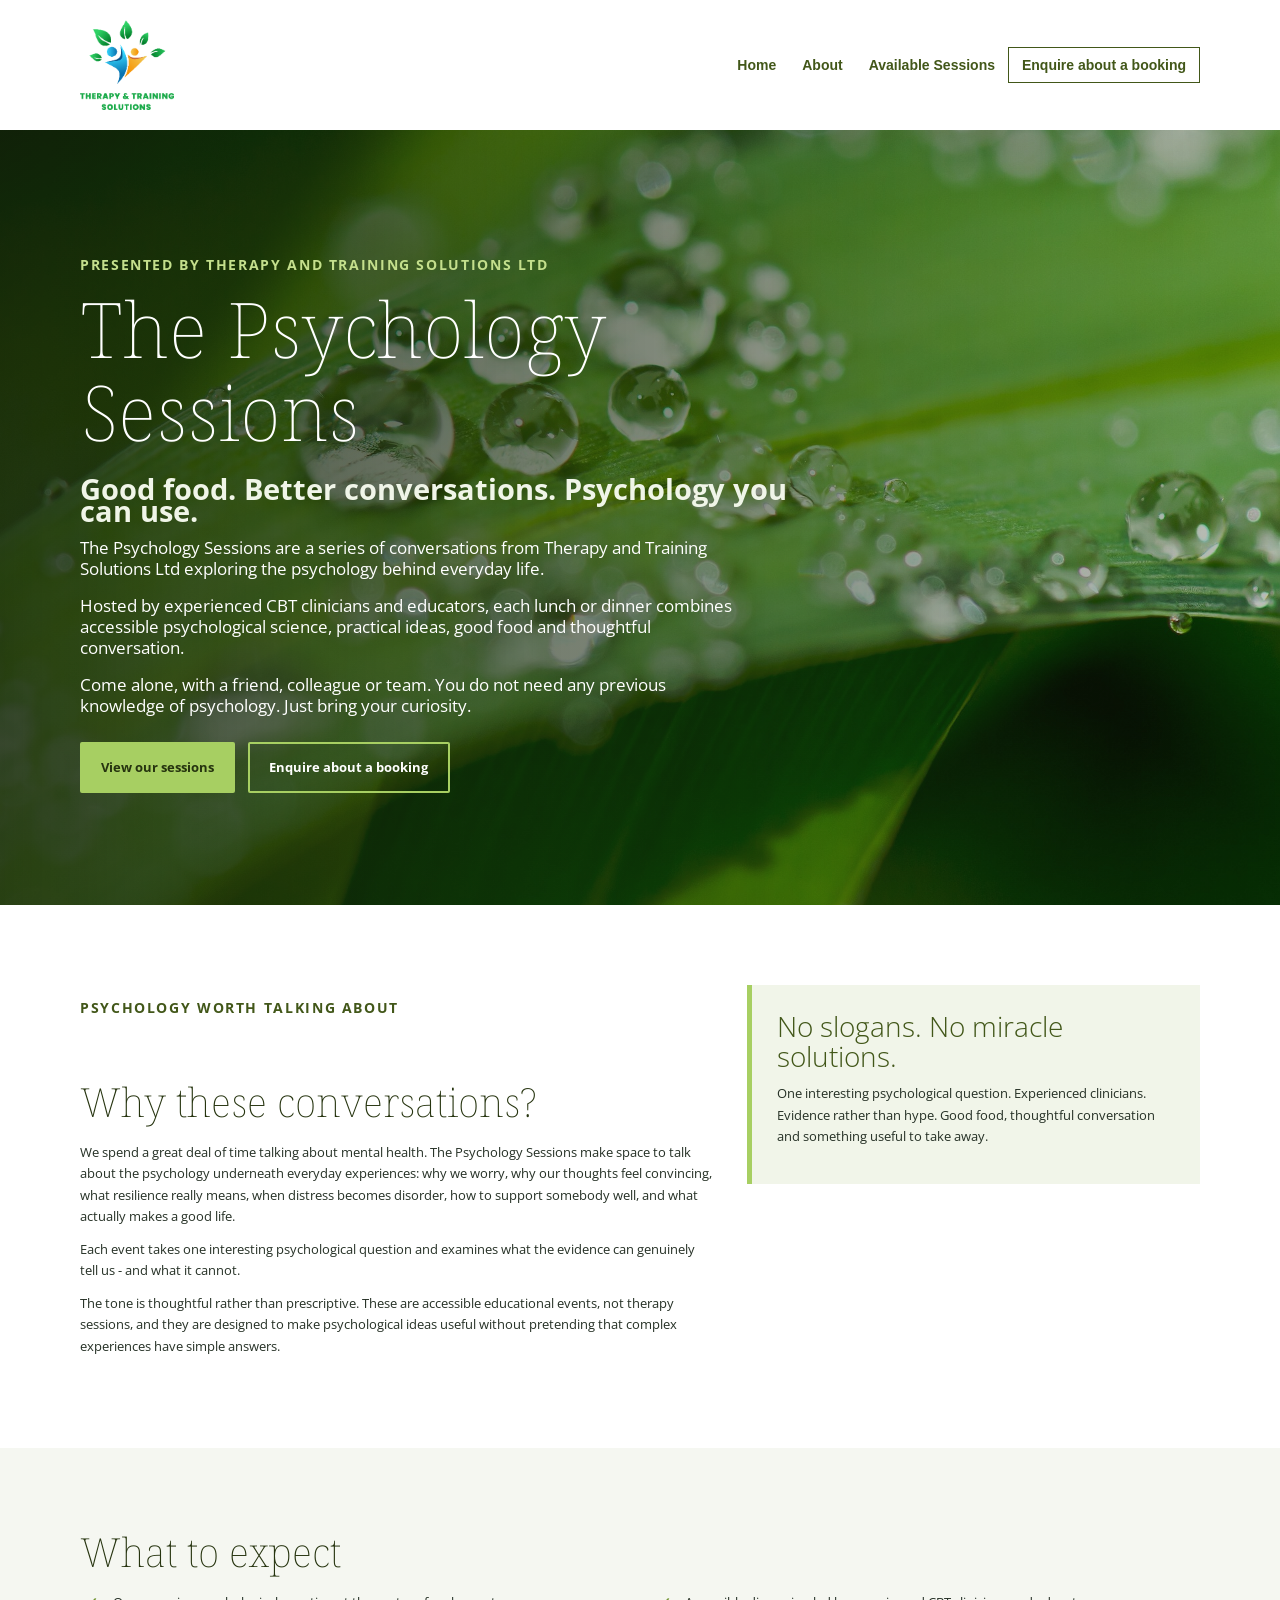
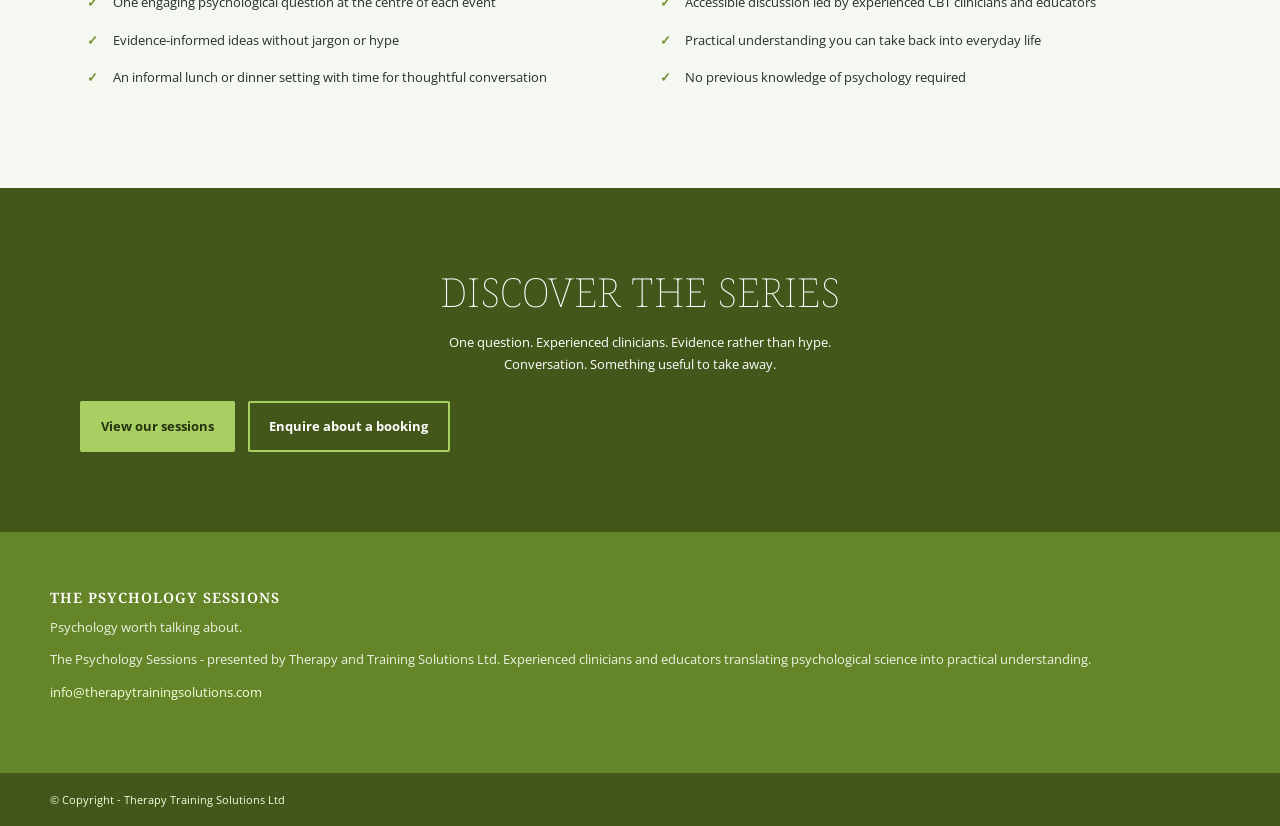
<file: index.html>
﻿<!DOCTYPE html><html lang="en-GB" class="html_stretched responsive av-preloader-disabled  html_header_top html_logo_left html_main_nav_header html_menu_right html_large html_header_sticky_disabled html_header_shrinking_disabled html_header_transparency html_mobile_menu_tablet html_header_searchicon_disabled html_content_align_center html_header_unstick_top_disabled html_header_stretch_disabled html_minimal_header html_minimal_header_shadow html_elegant-blog html_av-submenu-hidden html_av-submenu-display-click html_av-overlay-side html_av-overlay-side-minimal html_av-submenu-clone html_entry_id_143 av-cookies-no-cookie-consent av-no-preview av-default-lightbox html_text_menu_active av-mobile-menu-switch-default avia_desktop  js_active  avia_transform  avia_transform3d "><head>
<meta charset="UTF-8">


<!-- mobile setting -->
<meta name="viewport" content="width=device-width, initial-scale=1">

<!-- Scripts/CSS and wp_head hook -->
<meta name="robots" content="index, follow, max-image-preview:large, max-snippet:-1, max-video-preview:-1">

	<!-- This site is optimized with the Yoast SEO plugin v24.7 - https://yoast.com/wordpress/plugins/seo/ -->
	<title>The Psychology Sessions</title>
	<meta name="description" content="The Psychology Sessions are a series of conversations from Therapy and Training Solutions Ltd exploring the psychology behind everyday life.">
	<link rel="canonical" href="/">
	<meta property="og:locale" content="en_GB">
	<meta property="og:type" content="website">
	<meta property="og:title" content="The Psychology Sessions">
	<meta property="og:description" content="The Psychology Sessions are a series of conversations from Therapy and Training Solutions Ltd exploring the psychology behind everyday life.">
	<meta property="og:url" content="/">
	<meta property="og:site_name" content="Therapy Training Solutions">
	<meta property="article:modified_time" content="2026-04-06T12:33:07+00:00">
	<meta name="twitter:card" content="summary_large_image">
	
	<!-- / Yoast SEO plugin. -->


<link rel="alternate" type="application/rss+xml" title="Therapy Training Solutions Â» Feed" href="/feed/">
<link rel="alternate" type="application/rss+xml" title="Therapy Training Solutions Â» Comments Feed" href="/comments/feed/">

<!-- google webfont font replacement -->

			<script type="text/javascript">

				(function() {

					/*	check if webfonts are disabled by user setting via cookie - or user must opt in.	*/
					var html = document.getElementsByTagName('html')[0];
					var cookie_check = html.className.indexOf('av-cookies-needs-opt-in') >= 0 || html.className.indexOf('av-cookies-can-opt-out') >= 0;
					var allow_continue = true;
					var silent_accept_cookie = html.className.indexOf('av-cookies-user-silent-accept') >= 0;

					if( cookie_check && ! silent_accept_cookie )
					{
						if( ! document.cookie.match(/aviaCookieConsent/) || html.className.indexOf('av-cookies-session-refused') >= 0 )
						{
							allow_continue = false;
						}
						else
						{
							if( ! document.cookie.match(/aviaPrivacyRefuseCookiesHideBar/) )
							{
								allow_continue = false;
							}
							else if( ! document.cookie.match(/aviaPrivacyEssentialCookiesEnabled/) )
							{
								allow_continue = false;
							}
							else if( document.cookie.match(/aviaPrivacyGoogleWebfontsDisabled/) )
							{
								allow_continue = false;
							}
						}
					}

					if( allow_continue )
					{
						var f = document.createElement('link');

						f.type 	= 'text/css';
						f.rel 	= 'stylesheet';
						f.href 	= 'https://fonts.googleapis.com/css?family=Droid+Serif%7COpen+Sans:400,600%7CLato:300,400,700%7CCaveat:400,700&display=auto';
						f.id 	= 'avia-google-webfont';

						document.getElementsByTagName('head')[0].appendChild(f);
					}
				})();

			</script><link type="text/css" rel="stylesheet" href="https://fonts.googleapis.com/css?family=Droid+Serif%7COpen+Sans:400,600%7CLato:300,400,700%7CCaveat:400,700&amp;display=auto" id="avia-google-webfont">
			<style id="wp-img-auto-sizes-contain-inline-css">
img:is([sizes=auto i],[sizes^="auto," i]){contain-intrinsic-size:3000px 1500px}
/*# sourceURL=wp-img-auto-sizes-contain-inline-css */
</style>
<link rel="stylesheet" id="formidable-css" href="./wp-content/plugins/formidable/css/formidableforms8e93.css?ver=3191437" media="all">
<style id="wp-emoji-styles-inline-css">

	img.wp-smiley, img.emoji {
		display: inline !important;
		border: none !important;
		box-shadow: none !important;
		height: 1em !important;
		width: 1em !important;
		margin: 0 0.07em !important;
		vertical-align: -0.1em !important;
		background: none !important;
		padding: 0 !important;
	}
/*# sourceURL=wp-emoji-styles-inline-css */
</style>
<style id="wp-block-library-inline-css">
:root{--wp-block-synced-color:#7a00df;--wp-block-synced-color--rgb:122,0,223;--wp-bound-block-color:var(--wp-block-synced-color);--wp-editor-canvas-background:#ddd;--wp-admin-theme-color:#007cba;--wp-admin-theme-color--rgb:0,124,186;--wp-admin-theme-color-darker-10:#006ba1;--wp-admin-theme-color-darker-10--rgb:0,107,160.5;--wp-admin-theme-color-darker-20:#005a87;--wp-admin-theme-color-darker-20--rgb:0,90,135;--wp-admin-border-width-focus:2px}@media (min-resolution:192dpi){:root{--wp-admin-border-width-focus:1.5px}}.wp-element-button{cursor:pointer}:root .has-very-light-gray-background-color{background-color:#eee}:root .has-very-dark-gray-background-color{background-color:#313131}:root .has-very-light-gray-color{color:#eee}:root .has-very-dark-gray-color{color:#313131}:root .has-vivid-green-cyan-to-vivid-cyan-blue-gradient-background{background:linear-gradient(135deg,#00d084,#0693e3)}:root .has-purple-crush-gradient-background{background:linear-gradient(135deg,#34e2e4,#4721fb 50%,#ab1dfe)}:root .has-hazy-dawn-gradient-background{background:linear-gradient(135deg,#faaca8,#dad0ec)}:root .has-subdued-olive-gradient-background{background:linear-gradient(135deg,#fafae1,#67a671)}:root .has-atomic-cream-gradient-background{background:linear-gradient(135deg,#fdd79a,#004a59)}:root .has-nightshade-gradient-background{background:linear-gradient(135deg,#330968,#31cdcf)}:root .has-midnight-gradient-background{background:linear-gradient(135deg,#020381,#2874fc)}:root{--wp--preset--font-size--normal:16px;--wp--preset--font-size--huge:42px}.has-regular-font-size{font-size:1em}.has-larger-font-size{font-size:2.625em}.has-normal-font-size{font-size:var(--wp--preset--font-size--normal)}.has-huge-font-size{font-size:var(--wp--preset--font-size--huge)}:root .has-text-align-center{text-align:center}:root .has-text-align-left{text-align:left}:root .has-text-align-right{text-align:right}.has-fit-text{white-space:nowrap!important}#end-resizable-editor-section{display:none}.aligncenter{clear:both}.items-justified-left{justify-content:flex-start}.items-justified-center{justify-content:center}.items-justified-right{justify-content:flex-end}.items-justified-space-between{justify-content:space-between}.screen-reader-text{word-wrap:normal!important;border:0;clip-path:inset(50%);height:1px;margin:-1px;overflow:hidden;padding:0;position:absolute;width:1px}.screen-reader-text:focus{background-color:#ddd;clip-path:none;color:#444;display:block;font-size:1em;height:auto;left:5px;line-height:normal;padding:15px 23px 14px;text-decoration:none;top:5px;width:auto;z-index:100000}html :where(.has-border-color){border-style:solid}html :where([style*=border-color]){border-style:solid}html :where([style*=border-top-color]){border-top-style:solid}html :where([style*=border-right-color]){border-right-style:solid}html :where([style*=border-bottom-color]){border-bottom-style:solid}html :where([style*=border-left-color]){border-left-style:solid}html :where([style*=border-width]){border-style:solid}html :where([style*=border-top-width]){border-top-style:solid}html :where([style*=border-right-width]){border-right-style:solid}html :where([style*=border-bottom-width]){border-bottom-style:solid}html :where([style*=border-left-width]){border-left-style:solid}html :where(img[class*=wp-image-]){height:auto;max-width:100%}:where(figure){margin:0 0 1em}html :where(.is-position-sticky){--wp-admin--admin-bar--position-offset:var(--wp-admin--admin-bar--height,0px)}@media screen and (max-width:600px){html :where(.is-position-sticky){--wp-admin--admin-bar--position-offset:0px}}

/*# sourceURL=./wp-includes/css/dist/block-library/common.min.css */
</style>

<style id="global-styles-inline-css">
:root{--wp--preset--aspect-ratio--square: 1;--wp--preset--aspect-ratio--4-3: 4/3;--wp--preset--aspect-ratio--3-4: 3/4;--wp--preset--aspect-ratio--3-2: 3/2;--wp--preset--aspect-ratio--2-3: 2/3;--wp--preset--aspect-ratio--16-9: 16/9;--wp--preset--aspect-ratio--9-16: 9/16;--wp--preset--color--black: #000000;--wp--preset--color--cyan-bluish-gray: #abb8c3;--wp--preset--color--white: #ffffff;--wp--preset--color--pale-pink: #f78da7;--wp--preset--color--vivid-red: #cf2e2e;--wp--preset--color--luminous-vivid-orange: #ff6900;--wp--preset--color--luminous-vivid-amber: #fcb900;--wp--preset--color--light-green-cyan: #7bdcb5;--wp--preset--color--vivid-green-cyan: #00d084;--wp--preset--color--pale-cyan-blue: #8ed1fc;--wp--preset--color--vivid-cyan-blue: #0693e3;--wp--preset--color--vivid-purple: #9b51e0;--wp--preset--color--metallic-red: #b02b2c;--wp--preset--color--maximum-yellow-red: #edae44;--wp--preset--color--yellow-sun: #eeee22;--wp--preset--color--palm-leaf: #83a846;--wp--preset--color--aero: #7bb0e7;--wp--preset--color--old-lavender: #745f7e;--wp--preset--color--steel-teal: #5f8789;--wp--preset--color--raspberry-pink: #d65799;--wp--preset--color--medium-turquoise: #4ecac2;--wp--preset--gradient--vivid-cyan-blue-to-vivid-purple: linear-gradient(135deg,rgb(6,147,227) 0%,rgb(155,81,224) 100%);--wp--preset--gradient--light-green-cyan-to-vivid-green-cyan: linear-gradient(135deg,rgb(122,220,180) 0%,rgb(0,208,130) 100%);--wp--preset--gradient--luminous-vivid-amber-to-luminous-vivid-orange: linear-gradient(135deg,rgb(252,185,0) 0%,rgb(255,105,0) 100%);--wp--preset--gradient--luminous-vivid-orange-to-vivid-red: linear-gradient(135deg,rgb(255,105,0) 0%,rgb(207,46,46) 100%);--wp--preset--gradient--very-light-gray-to-cyan-bluish-gray: linear-gradient(135deg,rgb(238,238,238) 0%,rgb(169,184,195) 100%);--wp--preset--gradient--cool-to-warm-spectrum: linear-gradient(135deg,rgb(74,234,220) 0%,rgb(151,120,209) 20%,rgb(207,42,186) 40%,rgb(238,44,130) 60%,rgb(251,105,98) 80%,rgb(254,248,76) 100%);--wp--preset--gradient--blush-light-purple: linear-gradient(135deg,rgb(255,206,236) 0%,rgb(152,150,240) 100%);--wp--preset--gradient--blush-bordeaux: linear-gradient(135deg,rgb(254,205,165) 0%,rgb(254,45,45) 50%,rgb(107,0,62) 100%);--wp--preset--gradient--luminous-dusk: linear-gradient(135deg,rgb(255,203,112) 0%,rgb(199,81,192) 50%,rgb(65,88,208) 100%);--wp--preset--gradient--pale-ocean: linear-gradient(135deg,rgb(255,245,203) 0%,rgb(182,227,212) 50%,rgb(51,167,181) 100%);--wp--preset--gradient--electric-grass: linear-gradient(135deg,rgb(202,248,128) 0%,rgb(113,206,126) 100%);--wp--preset--gradient--midnight: linear-gradient(135deg,rgb(2,3,129) 0%,rgb(40,116,252) 100%);--wp--preset--font-size--small: 1rem;--wp--preset--font-size--medium: 1.125rem;--wp--preset--font-size--large: 1.75rem;--wp--preset--font-size--x-large: clamp(1.75rem, 3vw, 2.25rem);--wp--preset--spacing--20: 0.44rem;--wp--preset--spacing--30: 0.67rem;--wp--preset--spacing--40: 1rem;--wp--preset--spacing--50: 1.5rem;--wp--preset--spacing--60: 2.25rem;--wp--preset--spacing--70: 3.38rem;--wp--preset--spacing--80: 5.06rem;--wp--preset--shadow--natural: 6px 6px 9px rgba(0, 0, 0, 0.2);--wp--preset--shadow--deep: 12px 12px 50px rgba(0, 0, 0, 0.4);--wp--preset--shadow--sharp: 6px 6px 0px rgba(0, 0, 0, 0.2);--wp--preset--shadow--outlined: 6px 6px 0px -3px rgb(255, 255, 255), 6px 6px rgb(0, 0, 0);--wp--preset--shadow--crisp: 6px 6px 0px rgb(0, 0, 0);}:root { --wp--style--global--content-size: 800px;--wp--style--global--wide-size: 1130px; }:where(body) { margin: 0; }.wp-site-blocks > .alignleft { float: left; margin-right: 2em; }.wp-site-blocks > .alignright { float: right; margin-left: 2em; }.wp-site-blocks > .aligncenter { justify-content: center; margin-left: auto; margin-right: auto; }:where(.is-layout-flex){gap: 0.5em;}:where(.is-layout-grid){gap: 0.5em;}.is-layout-flow > .alignleft{float: left;margin-inline-start: 0;margin-inline-end: 2em;}.is-layout-flow > .alignright{float: right;margin-inline-start: 2em;margin-inline-end: 0;}.is-layout-flow > .aligncenter{margin-left: auto !important;margin-right: auto !important;}.is-layout-constrained > .alignleft{float: left;margin-inline-start: 0;margin-inline-end: 2em;}.is-layout-constrained > .alignright{float: right;margin-inline-start: 2em;margin-inline-end: 0;}.is-layout-constrained > .aligncenter{margin-left: auto !important;margin-right: auto !important;}.is-layout-constrained > :where(:not(.alignleft):not(.alignright):not(.alignfull)){max-width: var(--wp--style--global--content-size);margin-left: auto !important;margin-right: auto !important;}.is-layout-constrained > .alignwide{max-width: var(--wp--style--global--wide-size);}body .is-layout-flex{display: flex;}.is-layout-flex{flex-wrap: wrap;align-items: center;}.is-layout-flex > :is(*, div){margin: 0;}body .is-layout-grid{display: grid;}.is-layout-grid > :is(*, div){margin: 0;}body{padding-top: 0px;padding-right: 0px;padding-bottom: 0px;padding-left: 0px;}:root :where(.wp-element-button, .wp-block-button__link){background-color: #32373c;border-width: 0;color: #fff;font-family: inherit;font-size: inherit;font-style: inherit;font-weight: inherit;letter-spacing: inherit;line-height: inherit;padding-top: calc(0.667em + 2px);padding-right: calc(1.333em + 2px);padding-bottom: calc(0.667em + 2px);padding-left: calc(1.333em + 2px);text-decoration: none;text-transform: inherit;}.has-black-color{color: var(--wp--preset--color--black) !important;}.has-cyan-bluish-gray-color{color: var(--wp--preset--color--cyan-bluish-gray) !important;}.has-white-color{color: var(--wp--preset--color--white) !important;}.has-pale-pink-color{color: var(--wp--preset--color--pale-pink) !important;}.has-vivid-red-color{color: var(--wp--preset--color--vivid-red) !important;}.has-luminous-vivid-orange-color{color: var(--wp--preset--color--luminous-vivid-orange) !important;}.has-luminous-vivid-amber-color{color: var(--wp--preset--color--luminous-vivid-amber) !important;}.has-light-green-cyan-color{color: var(--wp--preset--color--light-green-cyan) !important;}.has-vivid-green-cyan-color{color: var(--wp--preset--color--vivid-green-cyan) !important;}.has-pale-cyan-blue-color{color: var(--wp--preset--color--pale-cyan-blue) !important;}.has-vivid-cyan-blue-color{color: var(--wp--preset--color--vivid-cyan-blue) !important;}.has-vivid-purple-color{color: var(--wp--preset--color--vivid-purple) !important;}.has-metallic-red-color{color: var(--wp--preset--color--metallic-red) !important;}.has-maximum-yellow-red-color{color: var(--wp--preset--color--maximum-yellow-red) !important;}.has-yellow-sun-color{color: var(--wp--preset--color--yellow-sun) !important;}.has-palm-leaf-color{color: var(--wp--preset--color--palm-leaf) !important;}.has-aero-color{color: var(--wp--preset--color--aero) !important;}.has-old-lavender-color{color: var(--wp--preset--color--old-lavender) !important;}.has-steel-teal-color{color: var(--wp--preset--color--steel-teal) !important;}.has-raspberry-pink-color{color: var(--wp--preset--color--raspberry-pink) !important;}.has-medium-turquoise-color{color: var(--wp--preset--color--medium-turquoise) !important;}.has-black-background-color{background-color: var(--wp--preset--color--black) !important;}.has-cyan-bluish-gray-background-color{background-color: var(--wp--preset--color--cyan-bluish-gray) !important;}.has-white-background-color{background-color: var(--wp--preset--color--white) !important;}.has-pale-pink-background-color{background-color: var(--wp--preset--color--pale-pink) !important;}.has-vivid-red-background-color{background-color: var(--wp--preset--color--vivid-red) !important;}.has-luminous-vivid-orange-background-color{background-color: var(--wp--preset--color--luminous-vivid-orange) !important;}.has-luminous-vivid-amber-background-color{background-color: var(--wp--preset--color--luminous-vivid-amber) !important;}.has-light-green-cyan-background-color{background-color: var(--wp--preset--color--light-green-cyan) !important;}.has-vivid-green-cyan-background-color{background-color: var(--wp--preset--color--vivid-green-cyan) !important;}.has-pale-cyan-blue-background-color{background-color: var(--wp--preset--color--pale-cyan-blue) !important;}.has-vivid-cyan-blue-background-color{background-color: var(--wp--preset--color--vivid-cyan-blue) !important;}.has-vivid-purple-background-color{background-color: var(--wp--preset--color--vivid-purple) !important;}.has-metallic-red-background-color{background-color: var(--wp--preset--color--metallic-red) !important;}.has-maximum-yellow-red-background-color{background-color: var(--wp--preset--color--maximum-yellow-red) !important;}.has-yellow-sun-background-color{background-color: var(--wp--preset--color--yellow-sun) !important;}.has-palm-leaf-background-color{background-color: var(--wp--preset--color--palm-leaf) !important;}.has-aero-background-color{background-color: var(--wp--preset--color--aero) !important;}.has-old-lavender-background-color{background-color: var(--wp--preset--color--old-lavender) !important;}.has-steel-teal-background-color{background-color: var(--wp--preset--color--steel-teal) !important;}.has-raspberry-pink-background-color{background-color: var(--wp--preset--color--raspberry-pink) !important;}.has-medium-turquoise-background-color{background-color: var(--wp--preset--color--medium-turquoise) !important;}.has-black-border-color{border-color: var(--wp--preset--color--black) !important;}.has-cyan-bluish-gray-border-color{border-color: var(--wp--preset--color--cyan-bluish-gray) !important;}.has-white-border-color{border-color: var(--wp--preset--color--white) !important;}.has-pale-pink-border-color{border-color: var(--wp--preset--color--pale-pink) !important;}.has-vivid-red-border-color{border-color: var(--wp--preset--color--vivid-red) !important;}.has-luminous-vivid-orange-border-color{border-color: var(--wp--preset--color--luminous-vivid-orange) !important;}.has-luminous-vivid-amber-border-color{border-color: var(--wp--preset--color--luminous-vivid-amber) !important;}.has-light-green-cyan-border-color{border-color: var(--wp--preset--color--light-green-cyan) !important;}.has-vivid-green-cyan-border-color{border-color: var(--wp--preset--color--vivid-green-cyan) !important;}.has-pale-cyan-blue-border-color{border-color: var(--wp--preset--color--pale-cyan-blue) !important;}.has-vivid-cyan-blue-border-color{border-color: var(--wp--preset--color--vivid-cyan-blue) !important;}.has-vivid-purple-border-color{border-color: var(--wp--preset--color--vivid-purple) !important;}.has-metallic-red-border-color{border-color: var(--wp--preset--color--metallic-red) !important;}.has-maximum-yellow-red-border-color{border-color: var(--wp--preset--color--maximum-yellow-red) !important;}.has-yellow-sun-border-color{border-color: var(--wp--preset--color--yellow-sun) !important;}.has-palm-leaf-border-color{border-color: var(--wp--preset--color--palm-leaf) !important;}.has-aero-border-color{border-color: var(--wp--preset--color--aero) !important;}.has-old-lavender-border-color{border-color: var(--wp--preset--color--old-lavender) !important;}.has-steel-teal-border-color{border-color: var(--wp--preset--color--steel-teal) !important;}.has-raspberry-pink-border-color{border-color: var(--wp--preset--color--raspberry-pink) !important;}.has-medium-turquoise-border-color{border-color: var(--wp--preset--color--medium-turquoise) !important;}.has-vivid-cyan-blue-to-vivid-purple-gradient-background{background: var(--wp--preset--gradient--vivid-cyan-blue-to-vivid-purple) !important;}.has-light-green-cyan-to-vivid-green-cyan-gradient-background{background: var(--wp--preset--gradient--light-green-cyan-to-vivid-green-cyan) !important;}.has-luminous-vivid-amber-to-luminous-vivid-orange-gradient-background{background: var(--wp--preset--gradient--luminous-vivid-amber-to-luminous-vivid-orange) !important;}.has-luminous-vivid-orange-to-vivid-red-gradient-background{background: var(--wp--preset--gradient--luminous-vivid-orange-to-vivid-red) !important;}.has-very-light-gray-to-cyan-bluish-gray-gradient-background{background: var(--wp--preset--gradient--very-light-gray-to-cyan-bluish-gray) !important;}.has-cool-to-warm-spectrum-gradient-background{background: var(--wp--preset--gradient--cool-to-warm-spectrum) !important;}.has-blush-light-purple-gradient-background{background: var(--wp--preset--gradient--blush-light-purple) !important;}.has-blush-bordeaux-gradient-background{background: var(--wp--preset--gradient--blush-bordeaux) !important;}.has-luminous-dusk-gradient-background{background: var(--wp--preset--gradient--luminous-dusk) !important;}.has-pale-ocean-gradient-background{background: var(--wp--preset--gradient--pale-ocean) !important;}.has-electric-grass-gradient-background{background: var(--wp--preset--gradient--electric-grass) !important;}.has-midnight-gradient-background{background: var(--wp--preset--gradient--midnight) !important;}.has-small-font-size{font-size: var(--wp--preset--font-size--small) !important;}.has-medium-font-size{font-size: var(--wp--preset--font-size--medium) !important;}.has-large-font-size{font-size: var(--wp--preset--font-size--large) !important;}.has-x-large-font-size{font-size: var(--wp--preset--font-size--x-large) !important;}
/*# sourceURL=global-styles-inline-css */
</style>

<link rel="stylesheet" id="mediaelement-css" href="./wp-includes/js/mediaelement/mediaelementplayer-legacy.min.css?ver=4.2.17" media="all">
<link rel="stylesheet" id="wp-mediaelement-css" href="./wp-includes/js/mediaelement/wp-mediaelement.min.css?ver=7.0.4" media="all">
<link rel="stylesheet" id="avia-merged-styles-css" href="./wp-content/uploads/dynamic_avia/avia-merged-styles-a7b9340846c7d0eb1433fabc374eac28---668e951b6c77f.css" media="all">
<link rel="stylesheet" id="avia-single-post-143-css" href="./wp-content/uploads/dynamic_avia/avia_posts_css/post-1435927.css?ver=ver-1775478793" media="all">
<script id="jquery-core-js" src="./wp-includes/js/jquery/jquery.min.js?ver=3.7.1"></script>
<script id="jquery-migrate-js" src="./wp-includes/js/jquery/jquery-migrate.min.js?ver=3.4.1"></script>
<link rel="https://api.w.org/" href="/wp-json/"><link rel="alternate" title="JSON" type="application/json" href="/wp-json/wp/v2/pages/143"><link rel="EditURI" type="application/rsd+xml" title="RSD" href="/xmlrpc.php?rsd">
<meta name="generator" content="WordPress 7.0.4">
<link rel="shortlink" href="/">
<link rel="profile" href="http://gmpg.org/xfn/11">
<link rel="alternate" type="application/rss+xml" title="Therapy Training Solutions RSS2 Feed" href="/feed/">
<link rel="pingback" href="/xmlrpc.php">
<!--[if lt IE 9]><script src="./wp-content/themes/enfold/js/html5shiv.js"></script><![endif]-->
<link rel="icon" href="./wp-content/uploads/2023/03/tts-icon.png" type="image/png">

<!-- To speed up the rendering and to display the site as fast as possible to the user we include some styles and scripts for above the fold content inline -->
<script type="text/javascript">'use strict';var avia_is_mobile=!1;if(/Android|webOS|iPhone|iPad|iPod|BlackBerry|IEMobile|Opera Mini/i.test(navigator.userAgent)&&'ontouchstart' in document.documentElement){avia_is_mobile=!0;document.documentElement.className+=' avia_mobile '}
else{document.documentElement.className+=' avia_desktop '};document.documentElement.className+=' js_active ';(function(){var e=['-webkit-','-moz-','-ms-',''],n='',o=!1,a=!1;for(var t in e){if(e[t]+'transform' in document.documentElement.style){o=!0;n=e[t]+'transform'};if(e[t]+'perspective' in document.documentElement.style){a=!0}};if(o){document.documentElement.className+=' avia_transform '};if(a){document.documentElement.className+=' avia_transform3d '};if(typeof document.getElementsByClassName=='function'&&typeof document.documentElement.getBoundingClientRect=='function'&&avia_is_mobile==!1){if(n&&window.innerHeight>0){setTimeout(function(){var e=0,o={},a=0,t=document.getElementsByClassName('av-parallax'),i=window.pageYOffset||document.documentElement.scrollTop;for(e=0;e<t.length;e++){t[e].style.top='0px';o=t[e].getBoundingClientRect();a=Math.ceil((window.innerHeight+i-o.top)*0.3);t[e].style[n]='translate(0px, '+a+'px)';t[e].style.top='auto';t[e].className+=' enabled-parallax '}},50)}}})();</script><style type="text/css">
		@font-face {font-family: 'entypo-fontello'; font-weight: normal; font-style: normal; font-display: auto;
		src: url('./wp-content/themes/enfold/config-templatebuilder/avia-template-builder/assets/fonts/entypo-fontello.woff2') format('woff2'),
		url('./wp-content/themes/enfold/config-templatebuilder/avia-template-builder/assets/fonts/entypo-fontello.woff') format('woff'),
		url('./wp-content/themes/enfold/config-templatebuilder/avia-template-builder/assets/fonts/entypo-fontello.ttf') format('truetype'),
		url('./wp-content/themes/enfold/config-templatebuilder/avia-template-builder/assets/fonts/entypo-fontello.svg#entypo-fontello') format('svg'),
		url('./wp-content/themes/enfold/config-templatebuilder/avia-template-builder/assets/fonts/entypo-fontello.eot'),
		url('./wp-content/themes/enfold/config-templatebuilder/avia-template-builder/assets/fonts/entypo-fontello.eot?#iefix') format('embedded-opentype');
		} #top .avia-font-entypo-fontello, body .avia-font-entypo-fontello, html body [data-av_iconfont='entypo-fontello']:before{ font-family: 'entypo-fontello'; }
		
		@font-face {font-family: 'lifestyles'; font-weight: normal; font-style: normal; font-display: auto;
		src: url('./wp-content/uploads/avia_fonts/lifestyles/lifestyles.woff2') format('woff2'),
		url('./wp-content/uploads/avia_fonts/lifestyles/lifestyles.woff') format('woff'),
		url('./wp-content/uploads/avia_fonts/lifestyles/lifestyles.ttf') format('truetype'),
		url('./wp-content/uploads/avia_fonts/lifestyles/lifestyles.svg#lifestyles') format('svg'),
		url('./wp-content/uploads/avia_fonts/lifestyles/lifestyles.eot'),
		url('./wp-content/uploads/avia_fonts/lifestyles/lifestyles.eot?#iefix') format('embedded-opentype');
		} #top .avia-font-lifestyles, body .avia-font-lifestyles, html body [data-av_iconfont='lifestyles']:before{ font-family: 'lifestyles'; }
		#top .scroll-down-link { display: none !important; }
		#top #scroll-top-link:before { content: "\2191"; font-family: Arial, sans-serif; font-size: 26px; font-weight: 700; }
		#main.psychology-home { color: #263126; }
		#main.psychology-home .home-hero {
			display: flex;
			min-height: min(680px, calc(100vh - 100px));
			align-items: center;
			padding: clamp(3.5rem, 9vw, 7rem) max(1.5rem, calc((100% - 1120px) / 2));
			background: linear-gradient(90deg, rgb(20 35 10 / 82%), rgb(20 35 10 / 28%)), url('./wp-content/uploads/2023/03/drops-339940_1920.jpg') center / cover;
			color: #fff;
		}
		#main.psychology-home .home-hero-content { max-width: 760px; }
		#main.psychology-home .home-eyebrow {
			margin-bottom: 0.8rem;
			color: #c4df8c;
			font-size: 0.85rem;
			font-weight: 700;
			letter-spacing: 0.12em;
			text-transform: uppercase;
		}
		#main.psychology-home .home-why .home-eyebrow { color: #425719; }
		#main.psychology-home .home-hero h1 {
			margin: 0 0 0.8rem;
			color: #fff;
			font-size: clamp(2.6rem, 6vw, 4.8rem);
			line-height: 1.08;
		}
		#main.psychology-home .home-tagline {
			margin-bottom: 1rem;
			color: #f0f5e8;
			font-size: clamp(1.25rem, 3vw, 1.8rem);
			font-weight: 700;
		}
		#main.psychology-home .home-hero-copy { max-width: 66ch; font-size: 1.08rem; }
		#main.psychology-home .home-actions { display: flex; flex-wrap: wrap; gap: 0.8rem; margin-top: 1.6rem; }
		#main.psychology-home .home-button {
			display: inline-block;
			padding: 0.8rem 1.2rem;
			border: 2px solid #a7cf62;
			border-radius: 2px;
			background: #a7cf62;
			color: #26340f;
			font-weight: 700;
			text-decoration: none;
		}
		#main.psychology-home .home-button:hover,
		#main.psychology-home .home-button:focus-visible { background: #fff; border-color: #fff; }
		#main.psychology-home .home-button-secondary { background: transparent; color: #fff; }
		#main.psychology-home .home-section { padding: clamp(3rem, 7vw, 5rem) 1.5rem; }
		#main.psychology-home .home-section-inner { width: min(1120px, 100%); margin: 0 auto; }
		#main.psychology-home .home-section h2 {
			margin-bottom: 1rem;
			color: #26340f;
			font-size: clamp(1.8rem, 4vw, 2.5rem);
			line-height: 1.2;
		}
		#main.psychology-home .home-why-grid { display: grid; grid-template-columns: 1.4fr 1fr; gap: 2rem; align-items: start; }
		#main.psychology-home .home-callout { padding: 1.6rem; border-left: 5px solid #a7cf62; background: #f1f5e9; }
		#main.psychology-home .home-callout h3 { margin-top: 0; color: #425719; }
		#main.psychology-home .home-expect { background: #f5f7f1; }
		#main.psychology-home .home-expect-list { display: grid; grid-template-columns: repeat(2, minmax(0, 1fr)); gap: 1rem 2rem; padding: 0; list-style: none; }
		#main.psychology-home .home-expect-list li { position: relative; padding-left: 1.6rem; }
		#main.psychology-home .home-expect-list li::before { position: absolute; left: 0; color: #719430; content: "\2713"; font-weight: 700; }
		#main.psychology-home .home-cta { background: #425719; color: #fff; text-align: center; }
		#main.psychology-home .home-cta h2 { color: #fff; }
		#main.psychology-home .home-cta p { max-width: 65ch; margin: 0 auto 1rem; }
		#top #wrap_all #header {
			position: relative !important;
			top: auto !important;
			right: auto !important;
			bottom: auto !important;
			left: auto !important;
			background: #fff !important;
		}
		#top #wrap_all #header .header_bg { display: none !important; }
		#top #wrap_all #header #header_main { height: 110px !important; border: 0 !important; background: #fff !important; }
		#top #wrap_all #header #header_main .container.av-logo-container {
			display: flex !important;
			width: min(1120px, calc(100% - 2.5rem)) !important;
			height: 90px !important;
			top: 10px !important;
			margin: 0 auto !important;
			padding: 0 !important;
		}
		#top #wrap_all #header #header_main .inner-container {
			height: 90px !important;
			align-items: center !important;
		}
		#top #wrap_all #header .logo,
		#top #wrap_all #header .logo > a {
			height: 90px !important;
			overflow: visible !important;
		}
		#top #wrap_all #header .logo img { width: auto !important; height: 90px !important; max-height: 90px !important; }
		#top #wrap_all #header .av-main-nav > li > a,
		#top #wrap_all #header .av-main-nav > li > a .avia-menu-text {
			color: #425719 !important;
			font-family: Arial, Helvetica, sans-serif !important;
			font-size: 14px !important;
			line-height: 90px !important;
		}
		#top #wrap_all #header .avia-menu-fx { display: none !important; }
		#top #wrap_all #header .av-main-nav > li.av-menu-button-bordered {
			display: flex !important;
			align-items: center !important;
			height: 90px !important;
		}
		#top #wrap_all #header .av-main-nav > li.av-menu-button-bordered > a {
			display: inline-flex !important;
			align-items: center !important;
			justify-content: center !important;
			height: auto !important;
			width: 192px !important;
			min-width: 0 !important;
			padding: 8px 12px !important;
			border: 1px solid #425719 !important;
			color: #425719 !important;
			line-height: 18.2px !important;
			text-align: center !important;
		}
		#top #wrap_all #header .av-main-nav > li.av-menu-button-bordered > a .avia-menu-text {
			padding: 0 !important;
			border: 0 !important;
			line-height: 18.2px !important;
		}
		@media (max-width: 700px) {
			#main.psychology-home .home-why-grid,
			#main.psychology-home .home-expect-list { grid-template-columns: 1fr; }
		}
		@media (max-width: 989px) {
			#top #wrap_all #header #header_main { height: 100px !important; }
			#top #wrap_all #header #header_main .container.av-logo-container {
				width: calc(100% - 2.5rem) !important;
				height: 80px !important;
				top: 10px !important;
				margin: 0 auto !important;
				padding: 0 !important;
			}
			#top #wrap_all #header #header_main .inner-container { height: 80px !important; }
			#top #wrap_all #header .logo,
			#top #wrap_all #header .logo > a { height: 80px !important; }
			#top #wrap_all #header .logo img { height: 80px !important; max-height: 80px !important; }
			#top #wrap_all #header .av-main-nav > li.av-menu-button-bordered { display: none !important; }
			#top #wrap_all #header #av-burger-menu-ul a {
				font-family: Arial, Helvetica, sans-serif !important;
				font-size: 14px !important;
				font-weight: 300 !important;
				line-height: 18.2px !important;
			}
			#top #wrap_all #header #av-burger-menu-ul .av-menu-button-bordered {
				display: block !important;
				height: auto !important;
				text-align: left !important;
			}
			#top #wrap_all #header #av-burger-menu-ul .av-menu-button-bordered > a {
				display: block !important;
				width: 100% !important;
				min-width: 0 !important;
				max-width: none !important;
				height: auto !important;
				padding: 15px 50px !important;
				border: 0 !important;
				background: transparent !important;
				color: #fff !important;
				line-height: 18.2px !important;
				text-align: left !important;
			}
			#top #wrap_all #header #av-burger-menu-ul .av-menu-button-bordered .avia-menu-text {
				padding: 0 !important;
				border: 0 !important;
			}
		}
		</style>

<!--
Debugging Info for Theme support: 

Theme: Enfold
Version: 5.5
Installed: enfold
AviaFramework Version: 5.3
AviaBuilder Version: 5.3
aviaElementManager Version: 1.0.1
- - - - - - - - - - -
ChildTheme: Enfold Child
ChildTheme Version: 1.0
ChildTheme Installed: enfold

- - - - - - - - - - -
ML:512-PU:55-PLA:6
WP:7.0.4
Compress: CSS:all theme files - JS:all theme files
Updates: disabled
PLAu:6
-->
</head>

<body id="top" class="home wp-singular page-template-default page page-id-143 wp-theme-enfold wp-child-theme-enfold-child stretched rtl_columns av-curtain-numeric droid_serif open_sans  avia-responsive-images-support" itemscope="itemscope" itemtype="https://schema.org/WebPage">

	
	<div id="wrap_all">

	
<header id="header" class="all_colors header_color light_bg_color  av_header_top av_logo_left av_main_nav_header av_menu_right av_large av_header_sticky_disabled av_header_shrinking_disabled av_header_stretch_disabled av_mobile_menu_tablet av_header_transparency av_header_searchicon_disabled av_header_unstick_top_disabled av_minimal_header av_minimal_header_shadow av_bottom_nav_disabled  av_alternate_logo_active av_header_border_disabled" data-av_shrink_factor="50" role="banner" itemscope="itemscope" itemtype="https://schema.org/WPHeader">

		<div id="header_main" class="container_wrap container_wrap_logo">

        <div class="container av-logo-container"><div class="inner-container"><span class="logo avia-standard-logo"><a href="./index.html" class="" aria-label="Therapy Training Solutions home"><img src="./wp-content/uploads/2023/03/Training-and-Therapy-Solutions.png" height="100" width="300" alt="Therapy Training Solutions" title="Training-and-Therapy-Solutions" loading="lazy" decoding="async"><span class="subtext avia-standard-logo-sub"><img src="./wp-content/uploads/2023/03/Training-and-Therapy-Solutions.png" class="alternate avia-standard-logo" alt="" title="Training-and-Therapy-Solutions" loading="lazy" decoding="async"></span></a></span><nav class="main_menu" data-selectname="Select a page" role="navigation" itemscope="itemscope" itemtype="https://schema.org/SiteNavigationElement"><div class="avia-menu av-main-nav-wrap"><ul role="menu" class="menu av-main-nav" id="avia-menu"><li role="menuitem" id="menu-item-387" class="menu-item menu-item-type-post_type menu-item-object-page menu-item-home current-menu-item page_item page-item-143 current_page_item menu-item-top-level menu-item-top-level-1"><a href="./index.html" itemprop="url" tabindex="0" data-nce-hover-nav="true"><span class="avia-bullet"></span><span class="avia-menu-text">Home</span><span class="avia-menu-fx"><span class="avia-arrow-wrap"><span class="avia-arrow"></span></span></span></a></li>
<li role="menuitem" id="menu-item-465" class="menu-item menu-item-type-custom menu-item-object-custom menu-item-mega-parent  menu-item-top-level menu-item-top-level-2"><a href="#about" itemprop="url" tabindex="0" data-nce-hover-nav="true"><span class="avia-bullet"></span><span class="avia-menu-text">About</span><span class="avia-menu-fx"><span class="avia-arrow-wrap"><span class="avia-arrow"></span></span></span></a></li>
<li role="menuitem" id="menu-item-468" class="menu-item menu-item-type-custom menu-item-object-custom menu-item-top-level menu-item-top-level-3"><a href="./sessions/index.html" itemprop="url" tabindex="0" data-nce-hover-nav="true"><span class="avia-bullet"></span><span class="avia-menu-text">Available Sessions</span><span class="avia-menu-fx"><span class="avia-arrow-wrap"><span class="avia-arrow"></span></span></span></a></li>
<li role="menuitem" id="menu-item-469" class="menu-item menu-item-type-custom menu-item-object-custom av-menu-button av-menu-button-bordered menu-item-top-level menu-item-top-level-4"><a href="./contact/index.html" itemprop="url" tabindex="0" data-nce-hover-nav="true"><span class="avia-bullet"></span><span class="avia-menu-text">Enquire about a booking</span><span class="avia-menu-fx"><span class="avia-arrow-wrap"><span class="avia-arrow"></span></span></span></a></li>
<li class="av-burger-menu-main menu-item-avia-special av-small-burger-icon">
	        			<a href="#" aria-label="Menu" aria-hidden="false" data-nce-hover-nav="true">
							<span class="av-hamburger av-hamburger--spin av-js-hamburger">
								<span class="av-hamburger-box">
						          <span class="av-hamburger-inner"></span>
						          <strong>Menu</strong>
								</span>
							</span>
							<span class="avia_hidden_link_text">Menu</span>
						</a>
	        		   </li></ul></div></nav></div> </div> 
		<!-- end container_wrap-->
		</div>
		<div class="header_bg"></div>

<!-- end header -->
</header>

	<div id="main" class="all_colors psychology-home" data-scroll-offset="0">
		<section class="home-hero" aria-labelledby="home-title">
			<div class="home-hero-content">
				<p class="home-eyebrow">Presented by Therapy and Training Solutions Ltd</p>
				<h1 id="home-title">The Psychology Sessions</h1>
				<p class="home-tagline">Good food. Better conversations. Psychology you can use.</p>
				<p class="home-hero-copy">The Psychology Sessions are a series of conversations from Therapy and Training Solutions Ltd exploring the psychology behind everyday life.</p>
				<p class="home-hero-copy">Hosted by experienced CBT clinicians and educators, each lunch or dinner combines accessible psychological science, practical ideas, good food and thoughtful conversation.</p>
				<p class="home-hero-copy">Come alone, with a friend, colleague or team. You do not need any previous knowledge of psychology. Just bring your curiosity.</p>
				<div class="home-actions">
					<a class="home-button" href="./sessions/index.html">View our sessions</a>
					<a class="home-button home-button-secondary" href="./contact/index.html">Enquire about a booking</a>
				</div>
			</div>
		</section>

		<section id="about" class="home-section home-why" aria-labelledby="why-title">
			<div class="home-section-inner home-why-grid">
				<div>
					<p class="home-eyebrow">Psychology worth talking about</p>
					<h2 id="why-title">Why these conversations?</h2>
					<p>We spend a great deal of time talking about mental health. The Psychology Sessions make space to talk about the psychology underneath everyday experiences: why we worry, why our thoughts feel convincing, what resilience really means, when distress becomes disorder, how to support somebody well, and what actually makes a good life.</p>
					<p>Each event takes one interesting psychological question and examines what the evidence can genuinely tell us - and what it cannot.</p>
					<p>The tone is thoughtful rather than prescriptive. These are accessible educational events, not therapy sessions, and they are designed to make psychological ideas useful without pretending that complex experiences have simple answers.</p>
				</div>
				<aside class="home-callout">
					<h3>No slogans. No miracle solutions.</h3>
					<p>One interesting psychological question. Experienced clinicians. Evidence rather than hype. Good food, thoughtful conversation and something useful to take away.</p>
				</aside>
			</div>
		</section>

		<section class="home-section home-expect" aria-labelledby="expect-title">
			<div class="home-section-inner">
				<h2 id="expect-title">What to expect</h2>
				<ul class="home-expect-list">
					<li>One engaging psychological question at the centre of each event</li>
					<li>Accessible discussion led by experienced CBT clinicians and educators</li>
					<li>Evidence-informed ideas without jargon or hype</li>
					<li>Practical understanding you can take back into everyday life</li>
					<li>An informal lunch or dinner setting with time for thoughtful conversation</li>
					<li>No previous knowledge of psychology required</li>
				</ul>
			</div>
		</section>

		<section class="home-section home-cta" aria-labelledby="home-cta-title">
			<div class="home-section-inner">
				<h2 id="home-cta-title">DISCOVER THE SERIES</h2>
				<p>One question. Experienced clinicians. Evidence rather than hype. Conversation. Something useful to take away.</p>
				<div class="home-actions home-actions-center">
					<a class="home-button" href="./sessions/index.html">View our sessions</a>
					<a class="home-button home-button-secondary" href="./contact/index.html">Enquire about a booking</a>
				</div>
			</div>
		</section>
	</div>

	<div class="container_wrap footer_color" id="footer">

					<div class="container">

						<div class="flex_column   first el_before_"><section id="text-3" class="widget clearfix widget_text"><h3 class="widgettitle">The Psychology Sessions</h3>			<div class="textwidget"><p>Psychology worth talking about.</p><p>The Psychology Sessions - presented by Therapy and Training Solutions Ltd. Experienced clinicians and educators translating psychological science into practical understanding.</p><p><a href="mailto:info@therapytrainingsolutions.com">info@therapytrainingsolutions.com</a></p>
</div>
		<span class="seperator extralight-border"></span></section></div>
					</div>

				<!-- ####### END FOOTER CONTAINER ####### -->
				</div>

	

	
				<footer class="container_wrap socket_color" id="socket" role="contentinfo" itemscope="itemscope" itemtype="https://schema.org/WPFooter">
                    <div class="container">

                        <span class="copyright">&copy; Copyright - Therapy Training Solutions Ltd</span>

                        <ul class="noLightbox social_bookmarks icon_count_1"></ul>
                    </div>

	            <!-- ####### END SOCKET CONTAINER ####### -->
				</footer>


					<!-- end main -->
		</div>

		<!-- end wrap_all --></div>

<a href="#top" title="Scroll to top" id="scroll-top-link" aria-hidden="true" data-av_icon="î¡¶" data-av_iconfont="entypo-fontello"><span class="avia_hidden_link_text">Scroll to top</span></a>

<div id="fb-root"></div>

<script type="speculationrules">
{"prefetch":[{"source":"document","where":{"and":[{"href_matches":"/*"},{"not":{"href_matches":["/wp-*.php","/wp-admin/*","./wp-content/uploads/*","./wp-content/*","./wp-content/plugins/*","./wp-content/themes/enfold-child/*","./wp-content/themes/enfold/*","/*\\?(.+)"]}},{"not":{"selector_matches":"a[rel~=\"nofollow\"]"}},{"not":{"selector_matches":".no-prefetch, .no-prefetch a"}}]},"eagerness":"conservative"}]}
</script>

 <script type="text/javascript">
 /* <![CDATA[ */  
var avia_framework_globals = avia_framework_globals || {};
    avia_framework_globals.frameworkUrl = './wp-content/themes/enfold/framework/';
    avia_framework_globals.installedAt = './wp-content/themes/enfold/';
    avia_framework_globals.ajaxurl = '/wp-admin/admin-ajax.php';
/* ]]> */ 
</script>
 
 <script id="mediaelement-core-js-before">
var mejsL10n = {"language":"en","strings":{"mejs.download-file":"Download File","mejs.install-flash":"You are using a browser that does not have Flash player enabled or installed. Please turn on your Flash player plugin or download the latest version from https://get.adobe.com/flashplayer/","mejs.fullscreen":"Fullscreen","mejs.play":"Play","mejs.pause":"Pause","mejs.time-slider":"Time Slider","mejs.time-help-text":"Use Left/Right Arrow keys to advance one second, Up/Down arrows to advance ten seconds.","mejs.live-broadcast":"Live Broadcast","mejs.volume-help-text":"Use Up/Down Arrow keys to increase or decrease volume.","mejs.unmute":"Unmute","mejs.mute":"Mute","mejs.volume-slider":"Volume Slider","mejs.video-player":"Video Player","mejs.audio-player":"Audio Player","mejs.captions-subtitles":"Captions/Subtitles","mejs.captions-chapters":"Chapters","mejs.none":"None","mejs.afrikaans":"Afrikaans","mejs.albanian":"Albanian","mejs.arabic":"Arabic","mejs.belarusian":"Belarusian","mejs.bulgarian":"Bulgarian","mejs.catalan":"Catalan","mejs.chinese":"Chinese","mejs.chinese-simplified":"Chinese (Simplified)","mejs.chinese-traditional":"Chinese (Traditional)","mejs.croatian":"Croatian","mejs.czech":"Czech","mejs.danish":"Danish","mejs.dutch":"Dutch","mejs.english":"English","mejs.estonian":"Estonian","mejs.filipino":"Filipino","mejs.finnish":"Finnish","mejs.french":"French","mejs.galician":"Galician","mejs.german":"German","mejs.greek":"Greek","mejs.haitian-creole":"Haitian Creole","mejs.hebrew":"Hebrew","mejs.hindi":"Hindi","mejs.hungarian":"Hungarian","mejs.icelandic":"Icelandic","mejs.indonesian":"Indonesian","mejs.irish":"Irish","mejs.italian":"Italian","mejs.japanese":"Japanese","mejs.korean":"Korean","mejs.latvian":"Latvian","mejs.lithuanian":"Lithuanian","mejs.macedonian":"Macedonian","mejs.malay":"Malay","mejs.maltese":"Maltese","mejs.norwegian":"Norwegian","mejs.persian":"Persian","mejs.polish":"Polish","mejs.portuguese":"Portuguese","mejs.romanian":"Romanian","mejs.russian":"Russian","mejs.serbian":"Serbian","mejs.slovak":"Slovak","mejs.slovenian":"Slovenian","mejs.spanish":"Spanish","mejs.swahili":"Swahili","mejs.swedish":"Swedish","mejs.tagalog":"Tagalog","mejs.thai":"Thai","mejs.turkish":"Turkish","mejs.ukrainian":"Ukrainian","mejs.vietnamese":"Vietnamese","mejs.welsh":"Welsh","mejs.yiddish":"Yiddish"}};
//# sourceURL=mediaelement-core-js-before
</script>
<script id="mediaelement-core-js" src="./wp-includes/js/mediaelement/mediaelement-and-player.min.js?ver=4.2.17"></script>
<script id="mediaelement-migrate-js" src="./wp-includes/js/mediaelement/mediaelement-migrate.min.js?ver=7.0.4"></script>
<script id="mediaelement-js-extra">
var _wpmejsSettings = {"pluginPath":"./wp-includes/js/mediaelement/","classPrefix":"mejs-","stretching":"responsive","audioShortcodeLibrary":"mediaelement","videoShortcodeLibrary":"mediaelement"};
//# sourceURL=mediaelement-js-extra
</script>
<script id="wp-mediaelement-js" src="./wp-includes/js/mediaelement/wp-mediaelement.min.js?ver=7.0.4"></script>
<script id="avia-footer-scripts-js" src="./wp-content/uploads/dynamic_avia/avia-footer-scripts-4b3684038c8173160630f954c6d3dad7---6426e4f65d73d.js"></script>
<script id="wp-emoji-settings" type="application/json">
{"baseUrl":"https://s.w.org/images/core/emoji/17.0.2/72x72/","ext":".png","svgUrl":"https://s.w.org/images/core/emoji/17.0.2/svg/","svgExt":".svg","source":{"concatemoji":"./wp-includes/js/wp-emoji-release.min.js?ver=7.0.4"}}
</script>
<script type="module">
/*! This file is auto-generated */
var e="script#wp-emoji-settings",t=document.querySelector(e);if(!(t instanceof HTMLScriptElement))throw new Error("Element missing: "+e);const r=JSON.parse(t.text),s=(window._wpemojiSettings=r,"wpEmojiSettingsSupports"),o=["flag","emoji"];function i(e){try{var t={supportTests:e,timestamp:(new Date).valueOf()};sessionStorage.setItem(s,JSON.stringify(t))}catch(e){}}function c(e,t,n){e.clearRect(0,0,e.canvas.width,e.canvas.height),e.fillText(t,0,0);t=new Uint32Array(e.getImageData(0,0,e.canvas.width,e.canvas.height).data);e.clearRect(0,0,e.canvas.width,e.canvas.height),e.fillText(n,0,0);const r=new Uint32Array(e.getImageData(0,0,e.canvas.width,e.canvas.height).data);return t.every((e,t)=>e===r[t])}function p(e,t){e.clearRect(0,0,e.canvas.width,e.canvas.height),e.fillText(t,0,0);var n=e.getImageData(16,16,1,1);for(let e=0;e<n.data.length;e++)if(0!==n.data[e])return!1;return!0}function u(e,t,n,r){switch(t){case"flag":return n(e,"\ud83c\udff3\ufe0f\u200d\u26a7\ufe0f","\ud83c\udff3\ufe0f\u200b\u26a7\ufe0f")?!1:!n(e,"\ud83c\udde8\ud83c\uddf6","\ud83c\udde8\u200b\ud83c\uddf6")&&!n(e,"\ud83c\udff4\udb40\udc67\udb40\udc62\udb40\udc65\udb40\udc6e\udb40\udc67\udb40\udc7f","\ud83c\udff4\u200b\udb40\udc67\u200b\udb40\udc62\u200b\udb40\udc65\u200b\udb40\udc6e\u200b\udb40\udc67\u200b\udb40\udc7f");case"emoji":return!r(e,"\ud83e\u1fac8")}return!1}function f(e,t,n,r){let a;const s=(a="undefined"!=typeof WorkerGlobalScope&&self instanceof WorkerGlobalScope?new OffscreenCanvas(300,150):document.createElement("canvas")).getContext("2d",{willReadFrequently:!0}),o=(s.textBaseline="top",s.font="600 32px Arial",{});return e.forEach(e=>{o[e]=t(s,e,n,r)}),o}function a(e){var t=document.createElement("script");t.src=e,t.defer=!0,document.head.appendChild(t)}r.supports={everything:!0,everythingExceptFlag:!0},new Promise(t=>{let n=function(){try{var e=JSON.parse(sessionStorage.getItem(s));if("object"==typeof e&&"number"==typeof e.timestamp&&(new Date).valueOf()<e.timestamp+604800&&"object"==typeof e.supportTests)return e.supportTests}catch(e){}return null}();if(!n){if("undefined"!=typeof Worker&&"undefined"!=typeof OffscreenCanvas&&"undefined"!=typeof URL&&URL.createObjectURL&&"undefined"!=typeof Blob)try{var e="postMessage("+f.toString()+"("+[JSON.stringify(o),u.toString(),c.toString(),p.toString()].join(",")+"));",r=new Blob([e],{type:"text/javascript"});const a=new Worker(URL.createObjectURL(r),{name:"wpTestEmojiSupports"});return void(a.onmessage=e=>{i(n=e.data),a.terminate(),t(n)})}catch(e){}i(n=f(o,u,c,p))}t(n)}).then(e=>{for(const n in e)r.supports[n]=e[n],r.supports.everything=r.supports.everything&&r.supports[n],"flag"!==n&&(r.supports.everythingExceptFlag=r.supports.everythingExceptFlag&&r.supports[n]);var t;r.supports.everythingExceptFlag=r.supports.everythingExceptFlag&&!r.supports.flag,r.supports.everything||((t=r.source||{}).concatemoji?a(t.concatemoji):t.wpemoji&&t.twemoji&&(a(t.twemoji),a(t.wpemoji)))});
//# sourceURL=./wp-includes/js/wp-emoji-loader.min.js
</script>


<script>/**
 * Nav Scroll Polyfill â€” Structural Detection Algorithm
 *
 * Adds scroll-based background transition for fixed navigation headers.
 * Frameworks like Framer Motion normally drive this via variant animations on scroll.
 *
 * ALGORITHM:
 *   1. PRE-TAGGED: Check for [data-nce-nav-scroll] (set by page-processor.ts
 *      during the Cheerio phase, which can inspect CSS rules for position:fixed).
 *   2. SELF-DETECT: If no pre-tagged elements found, scan for elements matching
 *      the fixed-transparent-nav heuristic:
 *        a. computedStyle position is "fixed" or "sticky"
 *        b. computedStyle top â‰¤ 5px (pinned to top)
 *        c. Background is transparent (rgba alpha â‰ˆ 0, or "transparent")
 *        d. Contains â‰¥ 1 anchor link (navigation heuristic)
 *   3. SCROLL HANDLER: On scroll > 50px â†’ apply dark bg + backdrop blur.
 *      On scroll â‰¤ 10px â†’ revert. Hysteresis gap prevents flicker.
 *   4. TARGET BG: Read from data-nce-nav-scroll-bg if pre-tagged, else default
 *      to rgba(0,0,0,0.8).
 */
(function() {
    // â”€â”€â”€ Detection â”€â”€â”€â”€â”€â”€â”€â”€â”€â”€â”€â”€â”€â”€â”€â”€â”€â”€â”€â”€â”€â”€â”€â”€â”€â”€â”€â”€â”€â”€â”€â”€â”€â”€â”€â”€â”€â”€â”€â”€â”€â”€â”€â”€â”€

    /** Check if a background-color string is transparent */
    function isTransparentBg(bg) {
        if (!bg || bg === 'transparent' || bg === 'rgba(0, 0, 0, 0)') return true;
        var m = bg.match(/rgba?\(\s*\d+\s*,\s*\d+\s*,\s*\d+\s*,?\s*([\d.]+)?\s*\)/);
        if (m && m[1] !== undefined) return parseFloat(m[1]) < 0.05;
        return false;
    }

    /** Pick a scroll background that contrasts with the nav's text color */
    function inferScrollBg(el) {
        var link = el.querySelector('a');
        var textColor = link ? getComputedStyle(link).color : getComputedStyle(el).color;
        var m = textColor.match(/rgba?\(\s*(\d+)\s*,\s*(\d+)\s*,\s*(\d+)/);
        if (m) {
            // Relative luminance approximation
            var lum = (parseInt(m[1]) * 299 + parseInt(m[2]) * 587 + parseInt(m[3]) * 114) / 1000;
            // Light text â†’ dark bg, dark text â†’ light bg
            if (lum > 140) return 'rgba(0,0,0,0.8)';
            return 'rgba(255,255,255,0.85)';
        }
        return 'rgba(0,0,0,0.8)';
    }

    /** Find nav elements that should get scroll behavior.
     *  Returns Array<{ el: Element, targetBg: string }> */
    function findNavs() {
        var results = [];

        // 1. Pre-tagged by page-processor
        document.querySelectorAll('[data-nce-nav-scroll]').forEach(function(el) {
            results.push({
                el: el,
                targetBg: el.getAttribute('data-nce-nav-scroll-bg') || inferScrollBg(el)
            });
        });

        if (results.length > 0) return results;

        // 2. Self-detect: scan <nav> and header-like elements
        var candidates = document.querySelectorAll('nav, header, [role="navigation"]');
        candidates.forEach(function(el) {
            var cs = getComputedStyle(el);

            // Also check the parent (Framer wraps nav in a -container div that
            // holds position:fixed while the <nav> itself has the bg color)
            var parent = el.parentElement;
            var pcs = parent ? getComputedStyle(parent) : null;

            var isFixed = cs.position === 'fixed' || cs.position === 'sticky'
                || (pcs && (pcs.position === 'fixed' || pcs.position === 'sticky'));
            var isTop = parseFloat(cs.top) <= 5
                || (pcs && parseFloat(pcs.top) <= 5);

            if (!isFixed || !isTop) return;
            if (!isTransparentBg(cs.backgroundColor)) return;
            if (el.querySelectorAll('a').length === 0) return;

            results.push({ el: el, targetBg: inferScrollBg(el) });
        });

        return results;
    }

    // â”€â”€â”€ Scroll Handler â”€â”€â”€â”€â”€â”€â”€â”€â”€â”€â”€â”€â”€â”€â”€â”€â”€â”€â”€â”€â”€â”€â”€â”€â”€â”€â”€â”€â”€â”€â”€â”€â”€â”€â”€â”€â”€â”€â”€â”€

    var navs = findNavs();
    if (!navs.length) return;

    navs.forEach(function(nav) {
        var el = nav.el;
        var targetBg = nav.targetBg;
        var originalBg = el.style.backgroundColor || getComputedStyle(el).backgroundColor;
        var originalBackdrop = el.style.backdropFilter || 'none';

        el.style.transition = 'background-color 0.3s ease, backdrop-filter 0.3s ease, -webkit-backdrop-filter 0.3s ease';

        var scrolled = false;
        var ticking = false;

        function onScroll() {
            if (ticking) return;
            ticking = true;
            requestAnimationFrame(function() {
                var y = window.pageYOffset || document.documentElement.scrollTop;
                if (y > 50 && !scrolled) {
                    scrolled = true;
                    el.style.backgroundColor = targetBg;
                    el.style.backdropFilter = 'blur(5px)';
                    el.style.webkitBackdropFilter = 'blur(5px)';
                } else if (y <= 10 && scrolled) {
                    scrolled = false;
                    el.style.backgroundColor = originalBg;
                    el.style.backdropFilter = originalBackdrop;
                    el.style.webkitBackdropFilter = originalBackdrop;
                }
                ticking = false;
            });
        }

        window.addEventListener('scroll', onScroll, { passive: true });
        onScroll();
    });
})();
</script><script>(function() {
  function getPathname(urlBase) {
    var a = document.createElement('a');
    a.href = urlBase;
    return a.pathname.replace(/\/$/, '') || '/';
  }

  function matchesCurrent(href) {
    if (!href || href === '#' || href.startsWith('javascript:')) return false;

    var currentPath = window.location.pathname.replace(/\/$/, '') || '/';
    var linkPath = getPathname(href);

    // Exact match
    if (currentPath === linkPath) return true;

    // Static export match (e.g. current is /about.html, link is /about or /about/)
    var currentStripped = currentPath.replace(/\.html$/, '');
    var linkStripped = linkPath.replace(/\.html$/, '');
    if (currentStripped === linkStripped) return true;

    // Index match
    if (currentStripped + '/index' === linkStripped) return true;
    if (linkStripped + '/index' === currentStripped) return true;

    return false;
  }

  function applyActiveState(el) {
    // Standard generic class
    el.classList.add('active', 'current', 'w--current');
    el.setAttribute('aria-current', 'page');
    
    // Framer Active / Hover Mocking
    // Some Framer sites use opacity for nav unselected, we force opacity 1.
    if (el.closest('[data-framer-name]')) {
      el.style.opacity = '1';
      // Attempt to find an internal text node and embolden it if that's a common pattern, 
      // though opacity is the safest cross-site Framer fallback if variants aren't loaded.
      var innerSpan = el.querySelector('span');
      if (innerSpan) {
        innerSpan.style.opacity = '1';
      }
    }
  }

  window.addEventListener('DOMContentLoaded', function() {
    var navLinks = document.querySelectorAll('nav a, header a, [role="navigation"] a, .nav a, .navbar a');
    var foundActive = false;

    navLinks.forEach(function(link) {
      var href = link.getAttribute('href');
      if (matchesCurrent(href)) {
        applyActiveState(link);
        foundActive = true;
      }
    });

    // If no direct 'a' match found, check for parents (like li) wrap
    if (!foundActive) {
      document.querySelectorAll('nav li, header li, .nav-item').forEach(function(li) {
        var a = li.querySelector('a');
        if (a && matchesCurrent(a.getAttribute('href'))) {
          applyActiveState(li);
          applyActiveState(a);
        }
      });
    }
  });
})();
</script><script>/**
 * Hover Patterns Polyfill â€” Structural Detection (cross-platform)
 *
 * Adds hover effects to structurally-tagged elements:
 * - [data-nce-hover-nav]: nav links get opacity transition
 * - [data-nce-hover-card] + [data-nce-hover-card-img]: card links get
 *   image darkening overlay + arrow indicator on hover
 *
 * Tagged by page-processor.ts step 8d using structural detection
 * (nav containers, links with image+heading children).
 */
(function() {
    if (window.matchMedia && window.matchMedia('(hover: none)').matches) return;

    var cssRules = [];

    // 1. Nav link hover â€” opacity transition
    if (document.querySelector('[data-nce-hover-nav]')) {
        cssRules.push(
            '[data-nce-hover-nav] {',
            '  transition: opacity 0.2s ease;',
            '}',
            '[data-nce-hover-nav]:hover {',
            '  opacity: 0.65;',
            '}'
        );
    }

    // 2. Card image hover â€” darken + arrow
    if (document.querySelector('[data-nce-hover-card]')) {
        cssRules.push(
            '[data-nce-hover-card-img] {',
            '  overflow: hidden;',
            '}',
            '[data-nce-hover-card-img]::before {',
            '  content: "";',
            '  position: absolute;',
            '  inset: 0;',
            '  background: rgba(0,0,0,0);',
            '  transition: background 0.3s ease;',
            '  border-radius: inherit;',
            '  pointer-events: none;',
            '  z-index: 2;',
            '}',
            '[data-nce-hover-card]:hover [data-nce-hover-card-img]::before {',
            '  background: rgba(0,0,0,0.18);',
            '}',
            '[data-nce-hover-card-img]::after {',
            '  content: "\\2192";',
            '  position: absolute;',
            '  top: 50%;',
            '  left: 50%;',
            '  transform: translate(-50%, -50%) scale(0.8);',
            '  font-size: 28px;',
            '  color: white;',
            '  opacity: 0;',
            '  transition: opacity 0.3s ease, transform 0.3s ease;',
            '  z-index: 3;',
            '  pointer-events: none;',
            '  width: 48px;',
            '  height: 48px;',
            '  line-height: 48px;',
            '  text-align: center;',
            '  border-radius: 50%;',
            '  background: rgba(0,0,0,0.4);',
            '}',
            '[data-nce-hover-card]:hover [data-nce-hover-card-img]::after {',
            '  opacity: 1;',
            '  transform: translate(-50%, -50%) scale(1);',
            '}',
            '[data-nce-hover-card] {',
            '  cursor: pointer;',
            '}'
        );
    }

    if (cssRules.length > 0) {
        var style = document.createElement('style');
        style.setAttribute('data-nce-hover-patterns', '');
        style.textContent = '@media (hover: hover) {\n' + cssRules.join('\n') + '\n}';
        document.head.appendChild(style);
    }
})();
</script><script>/**
 * WordPress Theme & Page-Builder Bootstrap Recovery Polyfill
 *
 * WordPress themes and the major page builders (Elementor, Divi,
 * Beaver Builder) wire interactivity through:
 *   - jQuery's `$(document).ready()` and `$(window).load()` queues
 *   - Builder-specific globals (`elementorFrontend`, `et_pb_*`,
 *     `FLBuilderLayout`)
 *
 * In a static export those bootstraps usually run, but our DOM/asset
 * rewrites can race the original ready callbacks â€” handlers attach to
 * elements that have since been replaced, or builder modules that
 * cache layout dimensions get pinned to stale values. This polyfill
 * defensively re-fires the bootstrap chain in the right order:
 *
 *   1. Re-trigger jQuery's ready + load queues (idempotent: callbacks
 *      registered with `$.ready()` after the first fire ALREADY
 *      execute synchronously â€” but the actual jQuery internal queue
 *      can stall in some defer-loaded theme paths)
 *   2. Re-init Elementor frontend if present
 *   3. Re-init Divi modules + module loader (`et_pb_init_modules`)
 *   4. Re-init Beaver Builder layout if present
 *   5. Force resize so responsive themes re-measure layout
 *
 * Defensive â€” every step is try/wrapped because the WordPress
 * ecosystem is wildly varied. Missing globals are no-ops.
 */
(function () {
    var INITIALIZED_FLAG = '__nceWordPressInitialized';
    var POST_INIT_DELAY_MS = 300;
    var BOOT_POLL_INTERVAL_MS = 150;
    var BOOT_TIMEOUT_MS = 8000;

    function logWarn(msg, err) {
        if (window.console && console.warn) {
            console.warn('[NCE] ' + msg, err || '');
        }
    }

    /**
     * Re-trigger the jQuery DOMReady chain. jQuery normally fires its
     * ready queue once, then synchronously runs any later `$(fn)`
     * callbacks. But some themes register their ready handler inside
     * an async-loaded script that resolves AFTER the queue drained â€”
     * those callbacks never run. Manually flushing both ready and load
     * is harmless when the queue is empty (jQuery dedupes by checking
     * `isReady`).
     */
    function refireJQueryReady() {
        var $ = window.jQuery || window.$;
        if (typeof $ !== 'function') return;

        try {
            // Force `isReady` then re-emit. Some themes use `$.holdReady`
            // to delay until a font/image arrives â€” this re-trigger
            // unblocks them.
            if ($.holdReady && typeof $.holdReady === 'function') {
                try { $.holdReady(false); } catch (e) { /* ignore */ }
            }

            // jQuery 3.x exposes ready via $.ready.then; older builds
            // use $(document).ready(fn). Both are reentrant safe.
            $(document).ready(function () { /* trigger queue flush */ });

            // window.load â€” some themes use this for hero-image-load
            // gates. Manual dispatch ensures handlers re-run if their
            // listener was added post-load.
            if (typeof window.dispatchEvent === 'function') {
                try {
                    window.dispatchEvent(new Event('load'));
                } catch (e) {
                    // Older browsers â€” fall back to legacy event.
                    var ev = document.createEvent('Event');
                    ev.initEvent('load', false, false);
                    window.dispatchEvent(ev);
                }
            }
        } catch (e) {
            logWarn('jQuery ready re-fire failed', e);
        }
    }

    function reInitElementor() {
        var ef = window.elementorFrontend;
        if (!ef || typeof ef !== 'object') return;
        try {
            // Elementor's frontend has a public init that is safe to
            // call after the initial bootstrap; it dedupes via internal
            // module flags and only re-runs handlers that haven't
            // registered yet.
            if (typeof ef.init === 'function') ef.init();
            if (ef.elementsHandler && typeof ef.elementsHandler.runReadyTrigger === 'function') {
                // Replay the ready trigger across all elements so any
                // module that missed the first pass (lazy-loaded JS)
                // gets bootstrapped now.
                document.querySelectorAll('.elementor-element').forEach(function (el) {
                    try { ef.elementsHandler.runReadyTrigger(el); } catch (e) { /* ignore */ }
                });
            }
        } catch (e) {
            logWarn('Elementor re-init failed', e);
        }
    }

    function reInitDivi() {
        // Divi exposes everything via global `et_pb_*` functions,
        // namespaced through window.
        var w = window;
        try {
            if (typeof w.et_pb_init_modules === 'function') w.et_pb_init_modules();
            if (typeof w.et_pb_video_set_active === 'function') w.et_pb_video_set_active();
            if (typeof w.et_fix_fullscreen_section === 'function') w.et_fix_fullscreen_section();
            if (typeof w.et_pb_smooth_scroll === 'function' && w.et_pb_smooth_scroll.init) {
                try { w.et_pb_smooth_scroll.init(); } catch (e) { /* ignore */ }
            }
        } catch (e) {
            logWarn('Divi re-init failed', e);
        }
    }

    function reInitBeaverBuilder() {
        try {
            var FL = window.FLBuilderLayout;
            if (FL && typeof FL.init === 'function') {
                FL.init();
            }
        } catch (e) {
            logWarn('Beaver Builder re-init failed', e);
        }
    }

    function forceLayoutRecompute() {
        try {
            window.dispatchEvent(new Event('resize'));
        } catch (e) { /* ignore */ }
    }

    /**
     * Wait until either jQuery is loaded or we time out. Some themes
     * load jQuery via wp_enqueue_script with `defer` so it lands well
     * after DOMContentLoaded â€” without polling we'd miss the ready
     * re-fire window.
     */
    function waitForJQuery(callback) {
        var start = Date.now();
        function tick() {
            if (window.jQuery || window.$) {
                callback();
                return;
            }
            if (Date.now() - start > BOOT_TIMEOUT_MS) {
                // No jQuery on this site â€” that's fine, modern themes
                // and the WP block editor work without it. Run the
                // builder + layout passes anyway.
                callback();
                return;
            }
            setTimeout(tick, BOOT_POLL_INTERVAL_MS);
        }
        tick();
    }

    function bootstrap() {
        if (window[INITIALIZED_FLAG]) return;
        window[INITIALIZED_FLAG] = true;

        waitForJQuery(function () {
            refireJQueryReady();

            setTimeout(function () {
                // Run builder re-inits AFTER ready so any callbacks
                // registered during the ready fire have already run.
                reInitElementor();
                reInitDivi();
                reInitBeaverBuilder();
                forceLayoutRecompute();
            }, POST_INIT_DELAY_MS);
        });
    }

    if (document.readyState === 'loading') {
        document.addEventListener('DOMContentLoaded', bootstrap);
    } else {
        setTimeout(bootstrap, 0);
    }
})();
</script><script>(function() {
  var COOKIE_KEY = 'nce_cookie_accepted';
  var isAccepted = false;
  try { isAccepted = localStorage.getItem(COOKIE_KEY) === 'true'; } catch(e) {}

  function hideBanner(bannerEl) {
    if (bannerEl) {
      bannerEl.style.display = 'none';
      bannerEl.style.opacity = '0';
      bannerEl.style.pointerEvents = 'none';
      bannerEl.setAttribute('aria-hidden', 'true');
    }
  }

  // Multilingual accept/dismiss keywords
  var CONSENT_KEYWORDS = ['cookie', 'cookies', 'datenschutz', 'privacidad', 'confidentialitÃ©'];
  var ACCEPT_KEYWORDS = [
    'accept', 'allow', 'got it', 'agree', 'close',       // English
    'akzeptieren', 'ablehnen', 'schlieÃŸen', 'zustimmen',  // German
    'accepter', 'refuser', 'fermer', 'tout accepter',     // French
    'aceptar', 'rechazar', 'cerrar',                       // Spanish
    'accetta', 'rifiuta', 'chiudi',                        // Italian
    'aceitar', 'rejeitar', 'fechar'                        // Portuguese
  ];

  function isConsentText(text) {
    var lower = text.toLowerCase();
    for (var i = 0; i < CONSENT_KEYWORDS.length; i++) {
      if (lower.indexOf(CONSENT_KEYWORDS[i]) !== -1) return true;
    }
    return false;
  }

  function isAcceptButton(text) {
    var lower = text.toLowerCase().trim();
    for (var i = 0; i < ACCEPT_KEYWORDS.length; i++) {
      if (lower.indexOf(ACCEPT_KEYWORDS[i]) !== -1) return true;
    }
    return false;
  }

  function findBannerWrappers() {
    var candidates = [];
    document.querySelectorAll("div").forEach(function(el) {
      var text = (el.textContent || '').toLowerCase();
      if (isConsentText(text)) {
        var style = window.getComputedStyle(el);
        if (style.position === 'fixed' || style.position === 'sticky') {
          candidates.push(el);
        }
      }
    });

    // Known consent manager selectors
    document.querySelectorAll(
      '[class*="cookie"], [id*="cookie"], [id*="ccm"], [class*="ccm"], [class*="consent"], [id*="consent"]'
    ).forEach(function(el) {
      var style = window.getComputedStyle(el);
      if (style.position === 'fixed' || style.position === 'sticky' || style.position === 'absolute') {
        if (candidates.indexOf(el) === -1) candidates.push(el);
      }
    });

    return candidates;
  }

  window.addEventListener('DOMContentLoaded', function() {
    var banners = findBannerWrappers();

    if (isAccepted) {
      banners.forEach(hideBanner);
      return;
    }

    // Attach click listeners to accept/dismiss buttons within these banners
    banners.forEach(function(banner) {
      var buttons = banner.querySelectorAll('button, a, [role="button"], [tabindex]');
      buttons.forEach(function(btn) {
        var btnText = (btn.textContent || '');
        if (isAcceptButton(btnText) || btn.querySelector('[aria-label*="close" i]')) {
          btn.addEventListener('click', function(e) {
            e.preventDefault();
            e.stopPropagation();
            try { localStorage.setItem(COOKIE_KEY, 'true'); } catch(err) {}
            hideBanner(banner);

            // Also attempt to close Framer variants associated with it
            var root = btn.closest('[data-nce-variant-root]');
            if (root) {
               hideBanner(root);
            }
          });
        }
      });
    });
  });
})();
</script><script>window.__NCE_PAGE__={path:"/",root:"./"};</script><script src="./nce-runtime.js"></script></body></html>
</file>
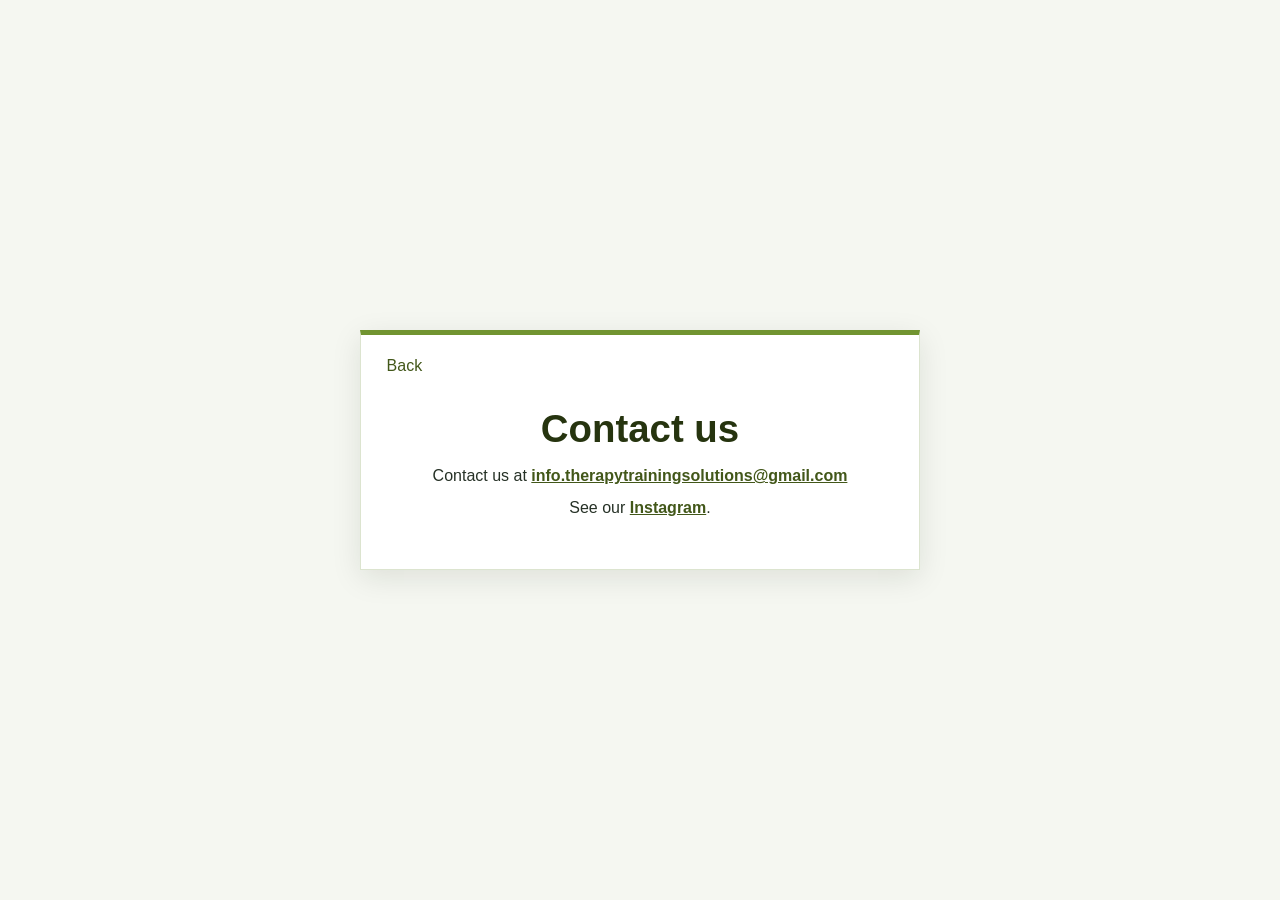
<file: contact/index.html>
<!doctype html>
<html lang="en-GB">
<head>
  <meta charset="utf-8">
  <meta name="viewport" content="width=device-width, initial-scale=1">
  <meta name="description" content="Contact Therapy and Training Solutions about The Psychology Sessions.">
  <title>Contact | The Psychology Sessions</title>
  <style>
    :root {
      color-scheme: light;
      font-family: Arial, Helvetica, sans-serif;
      color: #263126;
      background: #f5f7f1;
    }

    * {
      box-sizing: border-box;
    }

    body {
      display: grid;
      min-height: 100vh;
      margin: 0;
      padding: 1rem;
      place-items: center;
    }

    .contact-card {
      position: relative;
      display: grid;
      width: min(560px, 100%);
      min-height: 240px;
      padding: 4rem 2rem 2.5rem;
      place-content: center;
      border: 1px solid #dce4cf;
      border-top: 5px solid #719430;
      background: #fff;
      box-shadow: 0 8px 28px rgb(22 34 12 / 10%);
      text-align: center;
    }

    .back-button {
      position: absolute;
      top: 1rem;
      left: 1rem;
      padding: 0.4rem 0.6rem;
      border: 0;
      background: transparent;
      color: #425719;
      font: inherit;
      cursor: pointer;
    }

    .back-button:hover,
    .back-button:focus-visible {
      text-decoration: underline;
      text-underline-offset: 0.2em;
    }

    .back-button:focus-visible {
      outline: 2px solid #719430;
      outline-offset: 2px;
    }

    h1 {
      margin: 0 0 0.75rem;
      color: #26340f;
      font-size: clamp(1.8rem, 5vw, 2.4rem);
    }

    p {
      margin: 0;
      line-height: 1.6;
    }

    p + p {
      margin-top: 0.4rem;
    }

    a {
      color: #425719;
      font-weight: 700;
      overflow-wrap: anywhere;
    }

    @media (max-width: 480px) {
      .contact-card {
        padding-right: 1.25rem;
        padding-left: 1.25rem;
      }
    }
  </style>
</head>
<body>
  <main class="contact-card">
    <button class="back-button" id="back-button" type="button">Back</button>
    <h1>Contact us</h1>
    <p>Contact us at <a href="mailto:info.therapytrainingsolutions@gmail.com">info.therapytrainingsolutions@gmail.com</a></p>
    <p>See our <a href="https://www.instagram.com/therapytrainingsolutions?avpt=Ym0zYW1pYnhjaHpn&amp;utm_source=qr" target="_blank" rel="noopener noreferrer">Instagram</a>.</p>
  </main>
  <script>
    document.getElementById("back-button").addEventListener("click", function () {
      if (window.history.length > 1) {
        window.history.back();
      } else {
        window.location.href = "../index.html";
      }
    });
  </script>
  <script>window.__NCE_PAGE__ = { path: "/contact/", root: "../" };</script>
  <script src="../nce-runtime.js"></script>
</body>
</html>
</file>
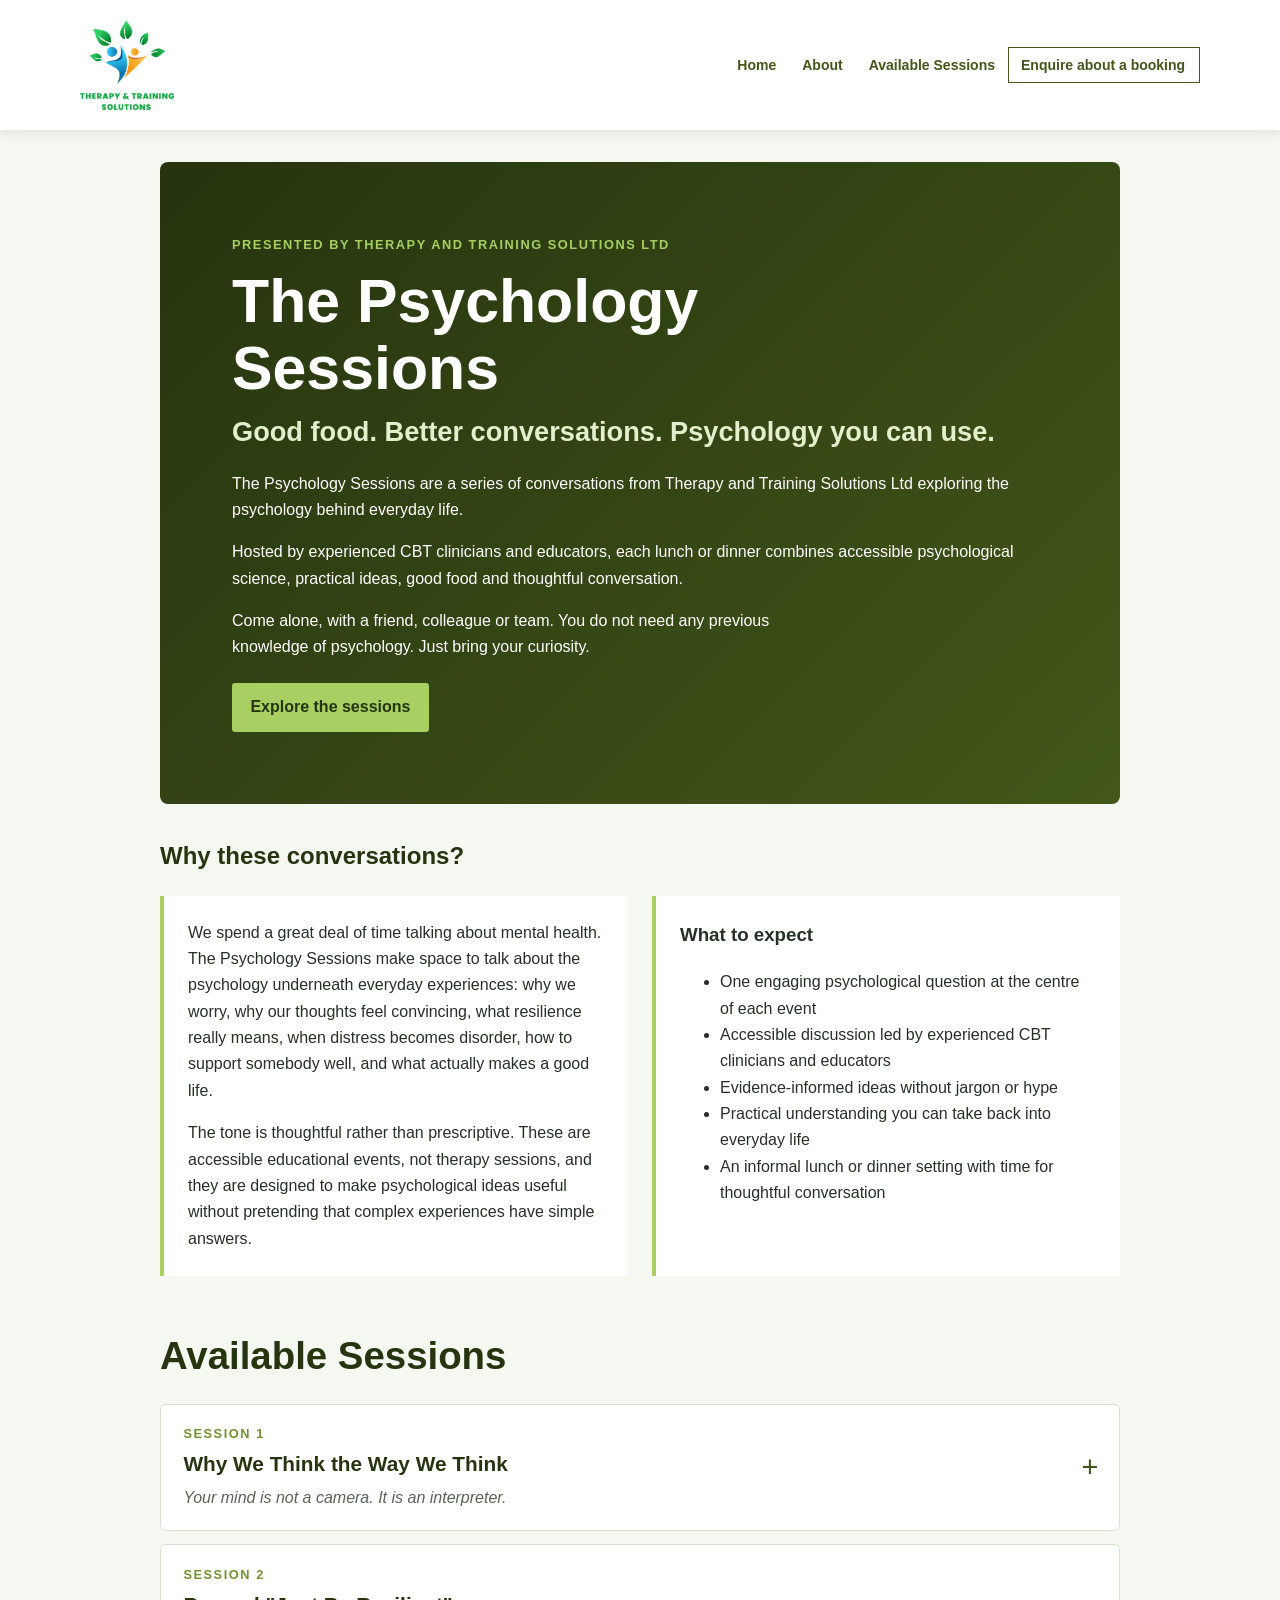
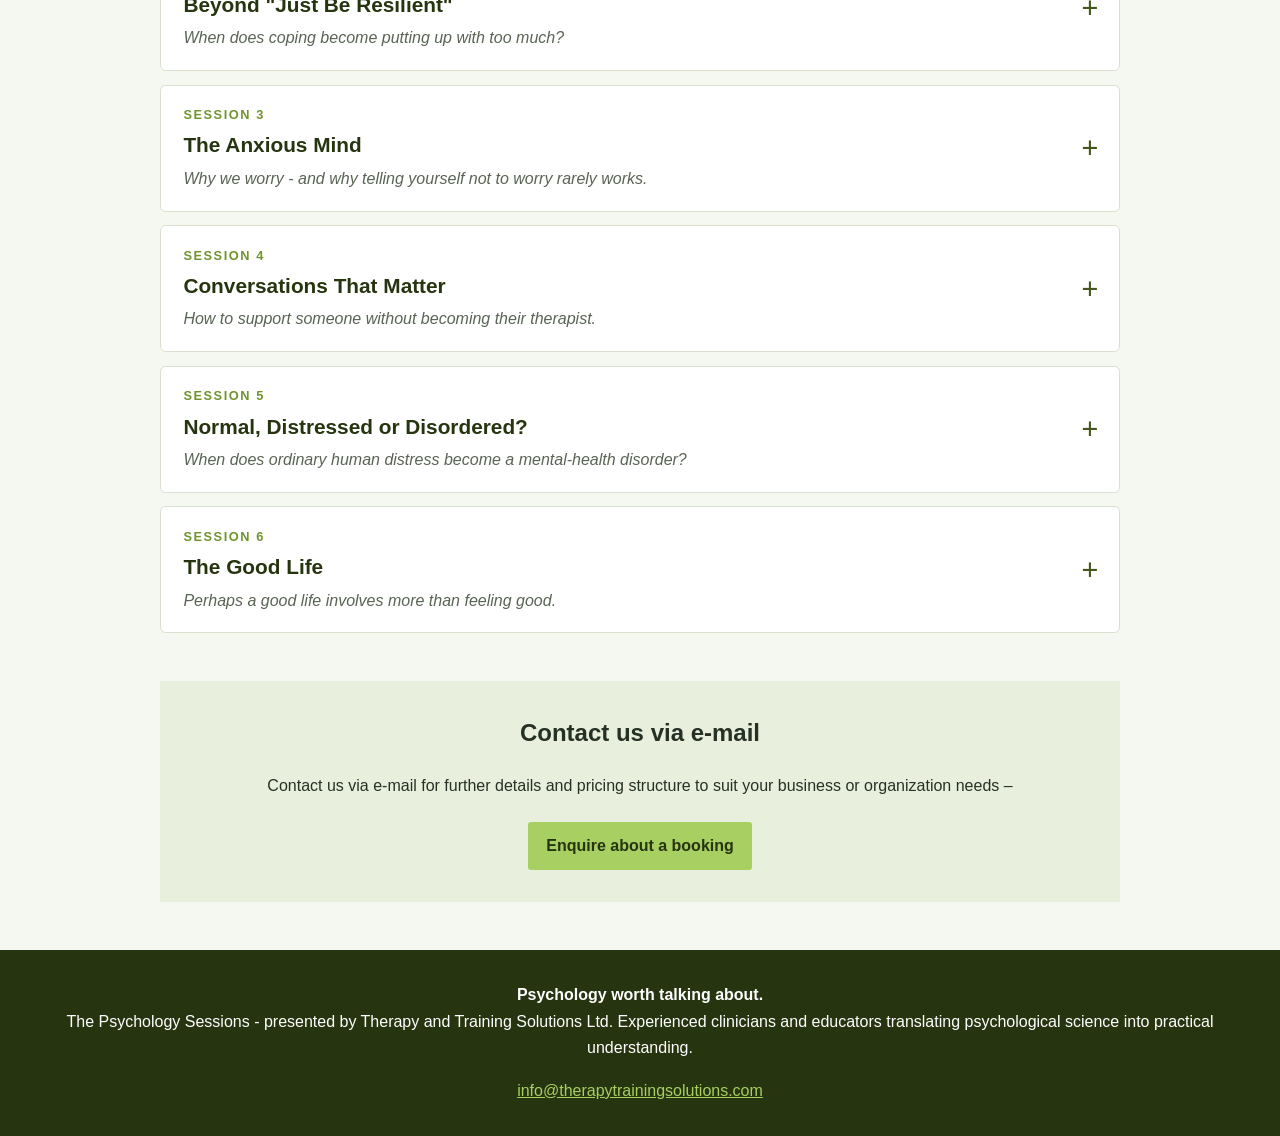
<file: sessions/index.html>
<!doctype html>
<html lang="en-GB">
<head>
  <meta charset="utf-8">
  <meta name="viewport" content="width=device-width, initial-scale=1">
  <meta name="description" content="The Psychology Sessions are a series of conversations from Therapy and Training Solutions Ltd exploring the psychology behind everyday life.">
  <title>The Psychology Sessions</title>
  <style>
    :root {
      color-scheme: light;
      --green: #425719;
      --green-dark: #26340f;
      --green-light: #719430;
      --lime: #a7cf62;
      --ink: #263126;
      --muted: #596454;
      --paper: #f5f7f1;
      --white: #fff;
      font-family: Arial, Helvetica, sans-serif;
      color: var(--ink);
      background: var(--paper);
    }

    * {
      box-sizing: border-box;
    }

    body {
      margin: 0;
      line-height: 1.65;
    }

    a {
      color: var(--green);
    }

    .site-header {
      display: flex;
      align-items: center;
      justify-content: space-between;
      gap: 1.5rem;
      height: 130px;
      padding: 20px max(1.25rem, calc((100% - 1120px) / 2));
      background: var(--white);
      box-shadow: 0 2px 12px rgb(22 34 12 / 10%);
    }

    .brand img {
      display: block;
      width: auto;
      max-width: min(270px, calc(100vw - 104px));
      height: 90px;
      object-fit: contain;
    }

    .site-nav {
      display: flex;
      align-items: center;
      justify-content: flex-end;
      height: 90px;
    }

    .site-nav a {
      display: flex;
      align-items: center;
      height: 90px;
      padding: 0 13px;
      color: var(--green);
      font-size: 14px;
      font-weight: 600;
      line-height: 90px;
      text-decoration: none;
    }

    .site-nav a[href*="contact/index.html"] {
      height: auto;
      width: 192px;
      padding: 8px 12px;
      border: 1px solid var(--green);
      line-height: 18.2px;
    }

    .site-nav a:hover,
    .site-nav a:focus-visible {
      text-decoration: underline;
      text-underline-offset: 0.2em;
    }

    .nav-toggle {
      display: none;
      align-items: center;
      justify-content: flex-end;
      width: 48px;
      height: 48px;
      padding: 0;
      border: 0;
      background: transparent;
      color: var(--green);
      font: inherit;
      cursor: pointer;
    }

    .nav-toggle:focus-visible {
      outline: 3px solid var(--green-light);
      outline-offset: 2px;
    }

    .nav-toggle-icon {
      display: grid;
      gap: 4px;
      width: 20px;
    }

    .nav-toggle-icon span {
      display: block;
      height: 2px;
      background: currentColor;
    }

    main {
      width: min(960px, calc(100% - 2rem));
      margin: 0 auto;
    }

    .page-intro {
      margin: 2rem 0 1.5rem;
      padding: clamp(2rem, 6vw, 4.5rem);
      border-radius: 0.5rem;
      background: linear-gradient(135deg, var(--green-dark), var(--green));
      color: var(--white);
    }

    .eyebrow,
    .session-number {
      color: var(--lime);
      font-size: 0.8rem;
      font-weight: 700;
      letter-spacing: 0.12em;
      text-transform: uppercase;
    }

    h1,
    h2,
    h3,
    p {
      margin-top: 0;
    }

    h1 {
      max-width: 16ch;
      margin-bottom: 0.5rem;
      font-size: clamp(2.2rem, 6vw, 3.8rem);
      line-height: 1.1;
    }

    .tagline {
      margin-bottom: 1rem;
      color: #e4efce;
      font-size: clamp(1.2rem, 3vw, 1.7rem);
      font-weight: 700;
    }

    .page-intro p:last-of-type {
      max-width: 68ch;
    }

    .button {
      display: inline-block;
      margin-top: 0.4rem;
      padding: 0.7rem 1.15rem;
      border-radius: 0.2rem;
      background: var(--lime);
      color: var(--green-dark);
      font-weight: 700;
      text-decoration: none;
    }

    .button:hover,
    .button:focus-visible {
      background: var(--white);
    }

    .context {
      margin: 2rem 0;
    }

    .context h2,
    .sessions-heading {
      color: var(--green-dark);
    }

    .context-grid {
      display: grid;
      grid-template-columns: repeat(2, minmax(0, 1fr));
      gap: 1.5rem;
    }

    .context-card {
      padding: 1.5rem;
      border-left: 4px solid var(--lime);
      background: var(--white);
    }

    .context-card p:last-child {
      margin-bottom: 0;
    }

    .sessions-heading {
      margin: 3rem 0 1rem;
      font-size: clamp(1.8rem, 4vw, 2.4rem);
    }

    .session-list {
      display: grid;
      gap: 0.85rem;
      margin-bottom: 3rem;
    }

    .session {
      overflow: hidden;
      border: 1px solid #d9e0cf;
      border-radius: 0.35rem;
      background: var(--white);
    }

    .session summary {
      position: relative;
      display: grid;
      gap: 0.2rem 1rem;
      padding: 1.15rem 3.5rem 1.15rem 1.4rem;
      cursor: pointer;
      list-style: none;
    }

    .session summary::-webkit-details-marker {
      display: none;
    }

    .session summary::after {
      position: absolute;
      top: 50%;
      right: 1.3rem;
      color: var(--green);
      content: "+";
      font-size: 1.8rem;
      line-height: 1;
      transform: translateY(-50%);
    }

    .session[open] summary::after {
      content: "\2212";
    }

    .session summary:focus-visible {
      outline: 3px solid var(--green-light);
      outline-offset: -3px;
    }

    .session-number {
      color: var(--green-light);
    }

    .session-title {
      color: var(--green-dark);
      font-size: 1.3rem;
      font-weight: 700;
    }

    .session-tagline {
      color: var(--muted);
      font-style: italic;
    }

    .session-body {
      padding: 0 1.4rem 1.5rem;
      border-top: 1px solid #e8ecdf;
    }

    .session-body h3 {
      margin: 1.3rem 0 0.5rem;
      color: var(--green-dark);
      font-size: 1.05rem;
    }

    .session-question {
      margin: 1rem 0;
      padding-left: 1rem;
      border-left: 3px solid var(--lime);
    }

    .session-body ul {
      padding-left: 1.25rem;
    }

    .enquiry-link {
      display: inline-block;
      margin-top: 0.4rem;
      font-weight: 700;
    }

    .contact-panel {
      margin: 3rem 0;
      padding: 2rem;
      background: #e8efdc;
      text-align: center;
    }

    .site-footer {
      padding: 2rem 1rem;
      background: var(--green-dark);
      color: var(--white);
      text-align: center;
    }

    .site-footer a {
      color: var(--lime);
    }

    @media (max-width: 989px) {
      .site-header {
        position: relative;
        flex-wrap: nowrap;
        align-items: center;
        gap: 1rem;
        height: 120px;
        padding: 20px 28px;
      }

      .brand img {
        height: 80px;
      }

      .nav-toggle {
        display: inline-flex;
        flex: 0 0 48px;
      }

      .site-nav {
        display: none;
        flex-direction: column;
        align-items: flex-start;
        gap: 0;
        height: auto;
      }

      .site-header.nav-open .site-nav {
        display: flex;
        position: fixed;
        z-index: 2000;
        inset: 0;
        justify-content: center;
        padding: 2rem max(2.5rem, calc((100% - 290px) / 2));
        background: var(--green-light);
      }

      .site-nav a {
        height: auto;
        padding: 15px 0;
        border: 0;
        color: var(--white);
        font-size: 14px;
        font-weight: 300;
        line-height: 18.2px;
      }

      .site-nav a[href*="contact/index.html"] {
        align-self: flex-start;
        justify-content: flex-start;
        width: auto;
        max-width: none;
        margin-top: 0;
        padding: 15px 0;
        border: 0;
      }

      .nav-toggle > span:last-child {
        position: absolute;
        width: 1px;
        height: 1px;
        overflow: hidden;
        clip: rect(0, 0, 0, 0);
        white-space: nowrap;
      }

      .nav-toggle[aria-expanded="true"] {
        position: fixed;
        z-index: 2001;
        top: 0.75rem;
        right: 20px;
        color: var(--white);
      }

      .nav-toggle[aria-expanded="true"] .nav-toggle-icon {
        display: none;
      }

      .nav-toggle[aria-expanded="true"]::after {
        content: "\00d7";
        font-size: 2rem;
        font-weight: 300;
        line-height: 1;
      }

      body.nav-open {
        overflow: hidden;
      }

    }

    @media (max-width: 640px) {
      .context-grid { grid-template-columns: 1fr; }
      .session summary { padding-left: 1rem; }
      .session-body { padding-right: 1rem; padding-left: 1rem; }
    }
  </style>
</head>
<body>
  <header class="site-header">
    <a class="brand" href="../index.html" aria-label="Therapy Training Solutions home">
      <img src="../wp-content/uploads/2023/03/Training-and-Therapy-Solutions.png" alt="Therapy Training Solutions">
    </a>
    <button class="nav-toggle" type="button" aria-label="Menu" aria-expanded="false" aria-controls="main-navigation">
      <span class="nav-toggle-icon" aria-hidden="true"><span></span><span></span><span></span></span>
      <span>Menu</span>
    </button>
    <nav class="site-nav" id="main-navigation" aria-label="Main navigation">
      <a href="../index.html">Home</a>
      <a href="../index.html#about">About</a>
      <a href="./index.html" aria-current="page">Available Sessions</a>
      <a href="../contact/index.html">Enquire about a booking</a>
    </nav>
  </header>

  <main>
    <section class="page-intro" aria-labelledby="page-title">
      <p class="eyebrow">Presented by Therapy and Training Solutions Ltd</p>
      <h1 id="page-title">The Psychology Sessions</h1>
      <p class="tagline">Good food. Better conversations. Psychology you can use.</p>
      <p>The Psychology Sessions are a series of conversations from Therapy and Training Solutions Ltd exploring the psychology behind everyday life.</p>
      <p>Hosted by experienced CBT clinicians and educators, each lunch or dinner combines accessible psychological science, practical ideas, good food and thoughtful conversation.</p>
      <p>Come alone, with a friend, colleague or team. You do not need any previous knowledge of psychology. Just bring your curiosity.</p>
      <a class="button" href="#sessions">Explore the sessions</a>
    </section>

    <section class="context" aria-labelledby="why-title">
      <h2 id="why-title">Why these conversations?</h2>
      <div class="context-grid">
        <div class="context-card">
          <p>We spend a great deal of time talking about mental health. The Psychology Sessions make space to talk about the psychology underneath everyday experiences: why we worry, why our thoughts feel convincing, what resilience really means, when distress becomes disorder, how to support somebody well, and what actually makes a good life.</p>
          <p>The tone is thoughtful rather than prescriptive. These are accessible educational events, not therapy sessions, and they are designed to make psychological ideas useful without pretending that complex experiences have simple answers.</p>
        </div>
        <div class="context-card">
          <h3>What to expect</h3>
          <ul>
            <li>One engaging psychological question at the centre of each event</li>
            <li>Accessible discussion led by experienced CBT clinicians and educators</li>
            <li>Evidence-informed ideas without jargon or hype</li>
            <li>Practical understanding you can take back into everyday life</li>
            <li>An informal lunch or dinner setting with time for thoughtful conversation</li>
          </ul>
        </div>
      </div>
    </section>

    <section id="sessions" aria-labelledby="sessions-title">
      <h2 class="sessions-heading" id="sessions-title">Available Sessions</h2>
      <div class="session-list">
        <details class="session" id="session-1">
          <summary>
            <span class="session-number">SESSION 1</span>
            <span class="session-title">Why We Think the Way We Think</span>
            <span class="session-tagline">Your mind is not a camera. It is an interpreter.</span>
          </summary>
          <div class="session-body">
            <p class="session-question"><strong>The question</strong><br>How much of what we experience comes from what happens - and how much comes from the meaning we give it?</p>
            <p>Two people can experience exactly the same event and walk away with completely different conclusions. An unanswered message becomes rejection. A difficult meeting becomes evidence of failure. A colleague's expression becomes proof that something is wrong.</p>
            <p>Why does the mind do this? In this session, the clinicians from Therapy and Training Solutions explore how attention, assumptions, previous experience and automatic thoughts influence what we notice and how we respond.</p>
            <p>Drawing particularly on cognitive behavioural psychology, the session looks at the shortcuts the mind routinely takes without reducing emotional distress to simply "thinking negatively". It is an accessible conversation about perception, interpretation and psychological flexibility: why our thoughts can feel so convincing, when questioning them can help, and where the idea that we should simply "change our thinking" becomes far too simplistic.</p>
            <h3>What we will explore</h3>
            <ul>
              <li>Attention, assumptions and previous experience</li>
              <li>Automatic thoughts and interpretation</li>
              <li>Why thoughts can feel like facts</li>
              <li>When questioning our thinking is useful - and when simplistic positivity is not</li>
            </ul>
            <a class="enquiry-link" href="../contact/index.html">Enquire about a booking</a>
          </div>
        </details>

        <details class="session" id="session-2">
          <summary>
            <span class="session-number">SESSION 2</span>
            <span class="session-title">Beyond "Just Be Resilient"</span>
            <span class="session-tagline">When does coping become putting up with too much?</span>
          </summary>
          <div class="session-body">
            <p class="session-question"><strong>The question</strong><br>Is workplace stress something individuals need to manage - or something organisations need to change?</p>
            <p>Resilience has become one of the most frequently used words in workplace wellbeing. Employees are encouraged to manage stress, develop coping strategies and become more resilient. But resilient to what?</p>
            <p>This session examines the psychology of stress, coping and burnout and asks where responsibility for workplace wellbeing should actually sit. Individual coping skills matter - but so do workload, autonomy, relationships, leadership, organisational culture and whether people feel able to speak honestly about difficulties.</p>
            <p>This is not an argument against resilience. It is an attempt to rescue the idea from oversimplification. Participants leave with a more psychologically informed framework for distinguishing between what an individual can reasonably change, what managers can influence and what requires organisational action.</p>
            <h3>What we will explore</h3>
            <ul>
              <li>Stress, coping and burnout</li>
              <li>Workload, autonomy, relationships and leadership</li>
              <li>The role of organisational culture</li>
              <li>What individuals, managers and organisations can realistically change</li>
            </ul>
            <a class="enquiry-link" href="../contact/index.html">Enquire about a booking</a>
          </div>
        </details>

        <details class="session" id="session-3">
          <summary>
            <span class="session-number">SESSION 3</span>
            <span class="session-title">The Anxious Mind</span>
            <span class="session-tagline">Why we worry - and why telling yourself not to worry rarely works.</span>
          </summary>
          <div class="session-body">
            <p class="session-question"><strong>The question</strong><br>Why does the mind keep worrying even when worry itself is making us miserable?</p>
            <p>Everyone worries. The human mind is extraordinarily good at imagining what might go wrong. Usually that ability protects us. Sometimes it becomes exhausting.</p>
            <p>Why can a small uncertainty produce hours of mental problem-solving? Why does reassurance make us feel better briefly but leave the next worry even harder to tolerate? And why does avoiding anxiety often make anxiety more powerful?</p>
            <p>Through an accessible CBT-informed lens, The Anxious Mind explores threat, uncertainty, avoidance, checking and reassurance - and the difference between solving a genuine problem and repeatedly trying to solve something that has not happened.</p>
            <p>Rather than promising to eliminate anxiety, the session asks a more useful question: how can we respond differently when the anxious mind demands certainty that life cannot provide?</p>
            <h3>What we will explore</h3>
            <ul>
              <li>Threat and uncertainty</li>
              <li>Avoidance, checking and reassurance</li>
              <li>Problem-solving versus repetitive worry</li>
              <li>Responding differently to the demand for certainty</li>
            </ul>
            <a class="enquiry-link" href="../contact/index.html">Enquire about a booking</a>
          </div>
        </details>

        <details class="session" id="session-4">
          <summary>
            <span class="session-number">SESSION 4</span>
            <span class="session-title">Conversations That Matter</span>
            <span class="session-tagline">How to support someone without becoming their therapist.</span>
          </summary>
          <div class="session-body">
            <p class="session-question"><strong>The question</strong><br>What does a genuinely helpful mental-health conversation actually sound like?</p>
            <p>We are frequently told that we need to talk more about mental health. But once somebody begins talking, many of us are unsure what to do next.</p>
            <p>Should we give advice? Ask questions? Try to reassure them? What if they become upset? What if they tell us something serious? And how do we care without assuming responsibility for another person's mental health?</p>
            <p>Conversations That Matter is a practical session about listening, responding and maintaining appropriate boundaries. Drawing on clinical and communication skills, the Therapy and Training Solutions team explores why people often rush to solve distress, what helpful listening actually involves and how ordinary human conversations can become safer and more meaningful.</p>
            <p>Participants leave with a memorable framework for supportive conversations, including knowing when listening is enough and when additional professional or organisational support is needed.</p>
            <h3>What we will explore</h3>
            <ul>
              <li>Listening without rushing to fix</li>
              <li>Helpful questions and responses</li>
              <li>Maintaining appropriate boundaries</li>
              <li>Recognising when further professional or organisational support is needed</li>
            </ul>
            <a class="enquiry-link" href="../contact/index.html">Enquire about a booking</a>
          </div>
        </details>

        <details class="session" id="session-5">
          <summary>
            <span class="session-number">SESSION 5</span>
            <span class="session-title">Normal, Distressed or Disordered?</span>
            <span class="session-tagline">When does ordinary human distress become a mental-health disorder?</span>
          </summary>
          <div class="session-body">
            <p class="session-question"><strong>The question</strong><br>Are we diagnosing too much - or finally talking about mental health?</p>
            <p>Mental-health language has entered everyday conversation. We describe ourselves as anxious, depressed, traumatised, burned out or "a bit OCD". Greater awareness has helped many people recognise difficulties, seek support and talk about experiences that previous generations often kept hidden.</p>
            <p>But it also raises difficult questions. When does sadness become depression? When does anxiety become an anxiety disorder? Can ordinary distress become medicalised? Does diagnosis help people understand what they are experiencing - or sometimes tell us less than we imagine?</p>
            <p>This session explores diagnosis, distress and psychological formulation without taking simplistic positions for or against psychiatric diagnosis. The more interesting question is what diagnosis, personal experience and psychological formulation can each help us understand about a human being who is struggling.</p>
            <h3>What we will explore</h3>
            <ul>
              <li>The language of mental health in everyday life</li>
              <li>Ordinary distress and mental-health disorder</li>
              <li>The strengths and limits of diagnosis</li>
              <li>How diagnosis, lived experience and psychological formulation offer different kinds of understanding</li>
            </ul>
            <a class="enquiry-link" href="../contact/index.html">Enquire about a booking</a>
          </div>
        </details>

        <details class="session" id="session-6">
          <summary>
            <span class="session-number">SESSION 6</span>
            <span class="session-title">The Good Life</span>
            <span class="session-tagline">Perhaps a good life involves more than feeling good.</span>
          </summary>
          <div class="session-body">
            <p class="session-question"><strong>The question</strong><br>If happiness isn't the only measure of psychological health, what else matters?</p>
            <p>We are surrounded by advice about how to become happier. But should happiness really be the goal?</p>
            <p>A meaningful life inevitably contains disappointment, anxiety, uncertainty, grief, frustration and effort. Trying to eliminate those experiences may sometimes make life smaller rather than better.</p>
            <p>In the final Psychology Session, Therapy and Training Solutions explores what psychological science can reasonably tell us about wellbeing - and where popular psychology sometimes promises too much.</p>
            <p>The conversation considers relationships, meaning, achievement, attention, values and the curious human tendency to compare our private lives with other people's public ones. Rather than offering "ten secrets to happiness", the session ends with a different question: if feeling good all the time is neither realistic nor necessary, what does living well actually look like?</p>
            <h3>What we will explore</h3>
            <ul>
              <li>Relationships, meaning and achievement</li>
              <li>Attention and values</li>
              <li>The limits of happiness as a goal</li>
              <li>What it might mean to live well rather than simply feel good</li>
            </ul>
            <a class="enquiry-link" href="../contact/index.html">Enquire about a booking</a>
          </div>
        </details>
      </div>
    </section>

    <section class="contact-panel" aria-labelledby="contact-title">
      <h2 id="contact-title">Contact us via e-mail</h2>
      <p>Contact us via e-mail for further details and pricing structure to suit your business or organization needs –</p>
      <a class="button" href="../contact/index.html">Enquire about a booking</a>
    </section>
  </main>

  <footer class="site-footer">
    <strong>Psychology worth talking about.</strong>
    <p>The Psychology Sessions - presented by Therapy and Training Solutions Ltd. Experienced clinicians and educators translating psychological science into practical understanding.</p>
    <a href="mailto:info@therapytrainingsolutions.com">info@therapytrainingsolutions.com</a>
  </footer>
  <script>
    (function () {
      var header = document.querySelector(".site-header");
      var toggle = header.querySelector(".nav-toggle");
      var navigation = header.querySelector(".site-nav");

      function closeNavigation() {
        header.classList.remove("nav-open");
        document.body.classList.remove("nav-open");
        toggle.setAttribute("aria-expanded", "false");
        toggle.setAttribute("aria-label", "Menu");
      }

      toggle.addEventListener("click", function () {
        var isOpen = toggle.getAttribute("aria-expanded") === "true";
        header.classList.toggle("nav-open", !isOpen);
        document.body.classList.toggle("nav-open", !isOpen);
        toggle.setAttribute("aria-expanded", String(!isOpen));
        toggle.setAttribute("aria-label", isOpen ? "Menu" : "Close menu");
      });

      navigation.addEventListener("click", function (event) {
        if (event.target.closest("a")) closeNavigation();
      });

      document.addEventListener("keydown", function (event) {
        if (event.key === "Escape") closeNavigation();
      });
    })();
  </script>
  <script>window.__NCE_PAGE__ = { path: "/sessions/", root: "../" };</script>
  <script src="../nce-runtime.js"></script>
</body>
</html>
</file>
<file: wp-content/plugins/formidable/css/formidableforms8e93.css>
/* WARNING: Any changes made to this file will be lost when your Formidable settings are updated. */
.with_frm_style{--form-width:100%;--form-align:left;--direction:ltr;--fieldset:0px;--fieldset-color:#ffffff;--fieldset-padding:0 0 15px 0;--fieldset-bg-color:transparent;--title-size:40px;--title-color:#444444;--title-margin-top:10px;--title-margin-bottom:60px;--form-desc-size:14px;--form-desc-color:#666666;--form-desc-margin-top:10px;--form-desc-margin-bottom:25px;--form-desc-padding:0;--font-size:14px;--label-color:#ffffff;--weight:normal;--position:none;--align:left;--width:150px;--required-color:#B94A48;--required-weight:bold;--label-padding:0 0 3px 0;--description-font-size:12px;--description-color:#ffffff;--description-weight:normal;--description-style:normal;--description-align:left;--description-margin:0;--field-font-size:14px;--field-height:32px;--line-height:32px;--field-width:100%;--auto-width:100%;--field-pad:6px 10px;--field-margin:10px;--field-weight:normal;--text-color:#555555;--border-color:#BFC3C8;--field-border-width:1px;--field-border-style:solid;--bg-color:#ffffff;--bg-color-active:#ffffff;--border-color-active:#66afe9;--text-color-error:#444444;--bg-color-error:#ffffff;--border-color-error:#B94A48;--border-width-error:1px;--border-style-error:solid;--bg-color-disabled:#ffffff;--border-color-disabled:#E5E5E5;--text-color-disabled:#A1A1A1;--radio-align:block;--check-align:block;--check-font-size:14px;--check-label-color:#ffffff;--check-weight:normal;--section-font-size:18px;--section-color:#444444;--section-weight:bold;--section-pad:15px 0 3px 0;--section-mar-top:15px;--section-mar-bottom:30px;--section-bg-color:transparent;--section-border-color:#e8e8e8;--section-border-width:2px;--section-border-style:solid;--section-border-loc:-top;--collapse-pos:after;--repeat-icon-color:#ffffff;--submit-font-size:15px;--submit-width:auto;--submit-height:auto;--submit-bg-color:#719430;--submit-border-color:#719430;--submit-border-width:1px;--submit-text-color:#ffffff;--submit-weight:normal;--submit-border-radius:4px;--submit-margin:10px;--submit-padding:10px 20px;--submit-shadow-color:#eeeeee;--submit-hover-bg-color:#efefef;--submit-hover-color:#444444;--submit-hover-border-color:#cccccc;--submit-active-bg-color:#efefef;--submit-active-color:#444444;--submit-active-border-color:#cccccc;--border-radius:4px;--error-bg:#F2DEDE;--error-border:#EBCCD1;--error-text:#B94A48;--error-font-size:14px;--success-bg-color:#DFF0D8;--success-border-color:#D6E9C6;--success-text-color:#468847;--success-font-size:14px;--progress-bg-color:#eaeaea;--progress-color:#3f4b5b;--progress-active-bg-color:#579AF6;--progress-active-color:#ffffff;--progress-border-color:#E5E5E5;--progress-border-size:2px;--progress-size:24px;--use-base-font-size:;--base-font-size:15px;--field-shape-type:rounded-corner;--box-shadow:0 1px 2px 0 rgba(18, 18, 23, 0.05);}.frm_hidden,.frm_add_form_row.frm_hidden,.frm_remove_form_row.frm_hidden,.with_frm_style .frm_button.frm_hidden{display:none;}.with_frm_style,.with_frm_style form,.with_frm_style .frm-show-form div.frm_description p{text-align: var(--form-align) !important;}input:-webkit-autofill {-webkit-box-shadow: 0 0 0 30px white inset;}.with_frm_style .frm-show-form div.frm_description p{font-size: var(--form-desc-size) !important;color: var(--form-desc-color) !important;margin-top: var(--form-desc-margin-top) !important;margin-bottom: var(--form-desc-margin-bottom) !important;padding: var(--form-desc-padding) !important;}form .frm__666a1cfa17898 {overflow: hidden;width: 0;height: 0;position: absolute;}.with_frm_style fieldset{min-width:0;display: block; }.with_frm_style fieldset fieldset{border:none;margin:0;padding:0;background-color:transparent;}.with_frm_style .frm_form_fields > fieldset{border-width: var(--fieldset) !important;border-style:solid;border-color: var(--fieldset-color) !important;margin:0;padding: var(--fieldset-padding) !important;background-color: var(--fieldset-bg-color) !important;}legend.frm_hidden{display:none !important;}.with_frm_style .frm_form_fields{opacity:1;transition: opacity 0.1s linear;}.with_frm_style .frm_doing_ajax{opacity:.5;}.frm_transparent{color:transparent;}.with_frm_style legend + h3,.with_frm_style h3.frm_form_title{font-size: var(--title-size) !important;color: var(--title-color) !important;margin-top: var(--title-margin-top) !important;margin-bottom: var(--title-margin-bottom) !important;}.with_frm_style .frm_form_field.frm_html_container,.with_frm_style .frm_form_field .frm_show_it{color: var(--form-desc-color) !important;}.with_frm_style .frm_form_field.frm_html_container{font-size: var(--form-desc-size) !important;}.with_frm_style .frm_form_field .frm_show_it{font-size: var(--field-font-size) !important;font-weight: var(--field-weight) !important;}.with_frm_style .frm_required {color: var(--required-color) !important;font-weight: var(--required-weight) !important;}.with_frm_style input[type=text],.with_frm_style input[type=password],.with_frm_style input[type=email],.with_frm_style input[type=number],.with_frm_style input[type=url],.with_frm_style input[type=tel],.with_frm_style input[type=search],.with_frm_style select,.with_frm_style textarea,.with_frm_style .frm-card-element.StripeElement {font-family:var(--font) !important;font-size: var(--field-font-size) !important;margin-bottom:0 !important;}.with_frm_style textarea{vertical-align:top;height:auto;}.with_frm_style input[type=text],.with_frm_style input[type=password],.with_frm_style input[type=email],.with_frm_style input[type=number],.with_frm_style input[type=url],.with_frm_style input[type=tel],.with_frm_style input[type=phone],.with_frm_style input[type=search],.with_frm_style select,.with_frm_style textarea,.frm_form_fields_style,.with_frm_style .frm_scroll_box .frm_opt_container,.frm_form_fields_active_style,.frm_form_fields_error_style,.with_frm_style .frm-card-element.StripeElement,.with_frm_style .frm_slimselect.ss-main {color: var(--text-color) !important;background-color: var(--bg-color) !important;border-color: var(--border-color) !important;border-width: var(--field-border-width) !important;border-style: var(--field-border-style) !important;border-radius: var(--border-radius) !important;width: var(--field-width) !important;max-width: 100%;font-size: var(--field-font-size) !important;padding: var(--field-pad) !important;box-sizing: border-box;outline: none !important;font-weight: var(--field-weight);}.with_frm_style input[type=text],.with_frm_style input[type=password],.with_frm_style input[type=email],.with_frm_style input[type=number],.with_frm_style input[type=url],.with_frm_style input[type=tel],.with_frm_style input[type=phone],.with_frm_style input[type=search],.with_frm_style textarea,.frm_form_fields_style,.with_frm_style .frm_scroll_box .frm_opt_container,.frm_form_fields_active_style,.frm_form_fields_error_style,.with_frm_style .frm-card-element.StripeElement {background-image:none !important;}.with_frm_style select option {color: var(--text-color) !important;}.with_frm_style select option.frm-select-placeholder {color: var(--text-color-disabled) !important;}.with_frm_style input[type=radio],.with_frm_style input[type=checkbox]{border-color: var(--border-color) !important;box-shadow: var(--box-shadow) !important;float: none;}.with_frm_style input[type=radio]:after,.with_frm_style input[type=checkbox]:after {display: none; }.with_frm_style input[type=radio]:not(:checked):focus,.with_frm_style input[type=checkbox]:not(:checked):focus {border-color: var(--border-color) !important;}.with_frm_style input[type=radio]:focus,.with_frm_style input[type=checkbox]:focus {box-shadow:0px 0px 0px 3px rgba(102,175,233, 0.4) !important;}.with_frm_style input[type=text],.with_frm_style input[type=password],.with_frm_style input[type=email],.with_frm_style input[type=number],.with_frm_style input[type=url],.with_frm_style input[type=tel],.with_frm_style input[type=file],.with_frm_style input[type=search],.with_frm_style select,.with_frm_style .frm-card-element.StripeElement{min-height: var(--field-height) !important;line-height:1.3 !important;}.with_frm_style select[multiple=multiple]{height:auto !important;}.input[type=file].frm_transparent:focus,.with_frm_style input[type=file]{background-color:transparent;border:none;outline:none;box-shadow:none;}.with_frm_style input[type=file]{color: var(--text-color) !important;padding: 0px;font-size: var(--field-font-size) !important;display: initial;}.with_frm_style input[type=file].frm_transparent{color:transparent !important;}.with_frm_style .wp-editor-wrap{width: var(--field-width) !important;max-width:100%;}.with_frm_style .wp-editor-container textarea{border:none !important;box-shadow:none !important;}.with_frm_style .mceIframeContainer{background-color: var(--bg-color) !important;}.with_frm_style select{width: var(--auto-width) !important;max-width:100%;background-position-y: calc(50% + 3px);}.with_frm_style input[disabled],.with_frm_style select[disabled],.with_frm_style textarea[disabled],.with_frm_style input[readonly],.with_frm_style select[readonly],.with_frm_style textarea[readonly] {background-color: var(--bg-color-disabled) !important;color: var(--text-color-disabled) !important;border-color: var(--border-color-disabled) !important;}.frm_preview_page:before{content:normal !important;}.frm_preview_page{padding:25px;}.with_frm_style .frm_primary_label{max-width:100%;font-size: var(--font-size) !important;color: var(--label-color) !important;font-weight: var(--weight) !important;text-align: var(--align) !important;padding: var(--label-padding) !important;margin:0;width:auto;display:block;}.with_frm_style .frm_top_container .frm_primary_label,.with_frm_style .frm_hidden_container .frm_primary_label,.with_frm_style .frm_pos_top{display:block;float:none;width:auto;}.with_frm_style .frm_inline_container .frm_primary_label{margin-right:10px;}.with_frm_style .frm_right_container .frm_primary_label,.with_frm_style .frm_pos_right{display:inline;float:right;margin-left:10px;}.with_frm_style .frm_pos_center {text-align: center;}.with_frm_style .frm_none_container .frm_primary_label,.with_frm_style .frm_pos_none,.frm_pos_none,.frm_none_container .frm_primary_label{display:none;}.with_frm_style .frm_section_heading.frm_hide_section{margin-top:0 !important;}.with_frm_style .frm_hidden_container .frm_primary_label,.with_frm_style .frm_pos_hidden,.frm_hidden_container .frm_primary_label{visibility:hidden;white-space:nowrap;}.frm_visible{opacity:1;}.with_frm_style .frm_inside_container {position: relative;padding-top: 18px;padding-top: calc(0.5 * var(--field-height));}.with_frm_style .frm_inside_container > input,.with_frm_style .frm_inside_container > select,.with_frm_style .frm_inside_container > textarea {display: block;}.with_frm_style input::placeholder,.with_frm_style textarea::placeholder {font-size: var(--field-font-size) !important;}.with_frm_style .frm_inside_container > input::-moz-placeholder,.with_frm_style .frm_inside_container > textarea::-moz-placeholder {opacity: 0 !important;transition: opacity 0.3s ease-in;}.with_frm_style .frm_inside_container > input:-ms-input-placeholder,.with_frm_style .frm_inside_container > textarea:-ms-input-placeholder {opacity: 0;transition: opacity 0.3s ease-in;}.with_frm_style .frm_inside_container > input::placeholder,.with_frm_style .frm_inside_container > textarea::placeholder {opacity: 0;transition: opacity 0.3s ease-in;}.with_frm_style .frm_inside_container > label {transition: all 0.3s ease-in;position: absolute;top: 19px;top: calc(1px + .5 * var(--field-height));left: 3px;width: 100%;line-height: 1.3;text-overflow: ellipsis;overflow: hidden;white-space: nowrap;padding: 8px 12px;padding: var(--field-pad);font-size: 14px;font-size: var(--field-font-size);font-weight: normal;font-weight: var(--field-weight);pointer-events: none;}.with_frm_style.frm_style_lines-no-boxes .frm_inside_container > label {line-height: 1;}.with_frm_style .frm_inside_container.frm_label_float_top > label {top: 0;left: 0;padding: 0;font-size: 12px;font-size: calc(0.85 * var(--field-font-size));}.with_frm_style .frm_inside_container.frm_label_float_top > input::-moz-placeholder,.with_frm_style .frm_inside_container.frm_label_float_top > textarea::-moz-placeholder {opacity: 1 !important;transition: opacity 0.3s ease-in;}.with_frm_style .frm_inside_container.frm_label_float_top > input:-ms-input-placeholder,.with_frm_style .frm_inside_container.frm_label_float_top > textarea:-ms-input-placeholder {opacity: 1;transition: opacity 0.3s ease-in;}.with_frm_style .frm_inside_container.frm_label_float_top > input::placeholder,.with_frm_style .frm_inside_container.frm_label_float_top > textarea::placeholder {opacity: 1;transition: opacity 0.3s ease-in;}.with_frm_style .frm_description,.with_frm_style .frm_pro_max_limit_desc{clear:both;}.with_frm_style input[type=number][readonly]{-moz-appearance: textfield;}.with_frm_style select[multiple="multiple"]{height:auto;line-height:normal;}.with_frm_style .frm_catlevel_2,.with_frm_style .frm_catlevel_3,.with_frm_style .frm_catlevel_4,.with_frm_style .frm_catlevel_5{margin-left:18px;}.with_frm_style .wp-editor-container{border:1px solid #e5e5e5;}.with_frm_style .quicktags-toolbar input{font-size:12px !important;}.with_frm_style .wp-editor-container textarea{border:none;}.with_frm_style .auto_width #loginform input,.with_frm_style .auto_width input,.with_frm_style input.auto_width,.with_frm_style select.auto_width,.with_frm_style textarea.auto_width{width:auto !important;}.with_frm_style .frm_repeat_buttons{white-space:nowrap;}.with_frm_style .frm_button{text-decoration:none !important;;border:1px solid #eee;display:inline-block;padding: var(--submit-padding) !important;border-radius:4px !important;border-radius:var(--border-radius) !important;font-size: var(--submit-font-size) !important;font-weight: var(--submit-weight) !important;color: var(--submit-text-color) !important;background: var(--submit-bg-color) !important;border-width: var(--submit-border-width) !important;border-color: var(--submit-border-color) !important;height: var(--submit-height) !important;}.with_frm_style .frm_button.frm_inverse{color:var(--submit-bg-color) !important;background:var(--submit-text-color) !important;}.with_frm_style .frm_submit{clear:both;}.frm_inline_form .frm_form_field,.frm_inline_form .frm_submit{grid-column: span 1 / span 1;}.frm_inline_form .frm_submit{margin:0;}.frm_submit.frm_inline_submit input[type=submit],.frm_submit.frm_inline_submit button,.frm_inline_form .frm_submit input[type=submit],.frm_inline_form .frm_submit button{margin-top:0;}.with_frm_style.frm_center_submit .frm_submit{text-align:center;}.with_frm_style.frm_center_submit .frm_flex.frm_submit {justify-content: center;}.with_frm_style .frm_inline_success .frm_submit{display: flex;flex-direction: row;align-items: center;margin: 0;}.with_frm_style .frm_inline_success .frm_submit .frm_message{flex: 1;margin: 0;padding-left: 10px;}.with_frm_style .frm_inline_success.frm_alignright_success .frm_submit .frm_message{text-align: right;}.with_frm_style.frm_center_submit .frm_submit input[type=submit],.with_frm_style.frm_center_submit .frm_submit input[type=button],.with_frm_style.frm_center_submit .frm_submit button{margin-bottom:8px !important;}.with_frm_style .frm-edit-page-btn,.with_frm_style .frm_submit input[type=submit],.with_frm_style .frm_submit input[type=button],.with_frm_style .frm_submit button{-webkit-appearance: none;cursor: pointer;}.with_frm_style.frm_center_submit .frm_submit .frm_ajax_loading{display: block;margin: 0 auto;}.with_frm_style .frm_loading_prev .frm_ajax_loading,.with_frm_style .frm_loading_form .frm_ajax_loading{visibility:visible !important;}.with_frm_style .frm_loading_prev .frm_prev_page,.with_frm_style .frm_loading_form .frm_button_submit {position: relative;color: transparent !important;text-shadow: none !important;}.with_frm_style .frm_loading_prev .frm_prev_page:hover,.with_frm_style .frm_loading_prev .frm_prev_page:active,.with_frm_style .frm_loading_prev .frm_prev_page:focus,.with_frm_style .frm_loading_form .frm_button_submit:hover,.with_frm_style .frm_loading_form .frm_button_submit:active,.with_frm_style .frm_loading_form .frm_button_submit:focus {cursor: not-allowed;color: transparent;outline: none !important;box-shadow: none;}.with_frm_style .frm_loading_prev .frm_prev_page::before,.with_frm_style .frm_loading_form .frm_button_submit:before {content: '';display: inline-block;position: absolute;background: transparent;border: 1px solid #fff;border-top-color: transparent;border-left-color: transparent;border-radius: 50%;box-sizing: border-box;top: 50%;left: 50%;margin-top: -6px;margin-left: -6px;width: 12px;height: 12px;animation: spin 2s linear infinite;}.with_frm_style .frm_submit.frm_flex {align-items: center;gap: 2%;}.with_frm_style .frm_submit.frm_flex button.frm_button_submit ~ .frm_prev_page {order: -1;}.frm_style_formidable-style.with_frm_style{}.frm_forms.frm_style_formidable-style.with_frm_style{max-width:100% !important;direction:ltr !important;}.frm_style_formidable-style.with_frm_style .form-field{margin-bottom:10px !important;}.frm_style_formidable-style.with_frm_style .form-field.frm_section_heading{margin-bottom:0 !important;}.frm_style_formidable-style.with_frm_style p.description,.frm_style_formidable-style.with_frm_style div.description,.frm_style_formidable-style.with_frm_style div.frm_description,.frm_style_formidable-style.with_frm_style .frm-show-form > div.frm_description,.frm_style_formidable-style.with_frm_style .frm_error,.frm_style_formidable-style.with_frm_style .frm_pro_max_limit_desc{margin-top: 6px;padding:0;font-size:12px !important;color:#ffffff !important;font-weight:normal !important;text-align:left !important;font-style:normal !important;max-width:100%;}.frm_style_formidable-style.with_frm_style .frm_form_field.frm_left_container{grid-template-columns: 150px auto;}.frm_style_formidable-style.with_frm_style .frm_form_field.frm_right_container{grid-template-columns: auto 150px;}.frm_form_field.frm_right_container{grid-template-columns: auto 25%;}.frm_style_formidable-style.with_frm_style .frm_inline_container.frm_dynamic_select_container .frm_data_container,.frm_style_formidable-style.with_frm_style .frm_inline_container.frm_dynamic_select_container .frm_opt_container{display:inline !important;}.frm_style_formidable-style.with_frm_style .frm_pos_right{display:inline !important;width:150px !important;}.frm_style_formidable-style.with_frm_style .frm_none_container .frm_primary_label,.frm_style_formidable-style.with_frm_style .frm_pos_none{display:none !important;}.frm_style_formidable-style.with_frm_style input::placeholder,.frm_style_formidable-style.with_frm_style textarea::placeholder{color: #A1A1A1 !important;}.frm_style_formidable-style.with_frm_style .frm_default,.frm_style_formidable-style.with_frm_style input.frm_default,.frm_style_formidable-style.with_frm_style textarea.frm_default,.frm_style_formidable-style.with_frm_style select.frm_default,.frm_style_formidable-style.with_frm_style .placeholder {color: #A1A1A1 !important;}.frm_style_formidable-style.with_frm_style .form-field input:not([type=file]):not([type=range]):not([readonly]):focus,.frm_style_formidable-style.with_frm_style select:focus,.frm_style_formidable-style.with_frm_style .form-field textarea:focus,.frm_style_formidable-style.with_frm_style .frm_focus_field input[type=text],.frm_style_formidable-style.with_frm_style .frm_focus_field input[type=password],.frm_style_formidable-style.with_frm_style .frm_focus_field input[type=email],.frm_style_formidable-style.with_frm_style .frm_focus_field input[type=number],.frm_style_formidable-style.with_frm_style .frm_focus_field input[type=url],.frm_style_formidable-style.with_frm_style .frm_focus_field input[type=tel],.frm_style_formidable-style.with_frm_style .frm_focus_field input[type=search],.frm_form_fields_active_style,.frm_style_formidable-style.with_frm_style .frm_focus_field .frm-card-element.StripeElement {background-color:#ffffff !important;border-color:#66afe9 !important;color: var(--text-color);box-shadow:0px 0px 5px 0px rgba(102,175,233, 0.6);}.frm_style_formidable-style.with_frm_style .frm_compact .frm_dropzone.dz-clickable .dz-message,.frm_style_formidable-style.with_frm_style input[type=submit],.frm_style_formidable-style.with_frm_style .frm_submit input[type=button],.frm_style_formidable-style.with_frm_style .frm_submit button,.frm_form_submit_style,.frm_style_formidable-style.with_frm_style .frm-edit-page-btn {width:auto !important;font-size:15px !important;height:auto !important;line-height:normal !important;text-align:center;background:#719430 !important;border-width:1px;border-color: #719430 !important;border-style:solid;color:#ffffff !important;cursor:pointer;font-weight:normal !important;border-radius:4px !important;text-shadow:none;padding:10px 20px !important;box-sizing:border-box;box-shadow:0 1px 1px #eeeeee;margin:10px;margin-left:0;margin-right:0;vertical-align:middle;}.frm_style_formidable-style.with_frm_style .frm_compact .frm_dropzone.dz-clickable .dz-message{margin:0;}.frm_style_formidable-style.with_frm_style .frm-edit-page-btn:hover,.frm_style_formidable-style.with_frm_style input[type=submit]:hover,.frm_style_formidable-style.with_frm_style .frm_submit input[type=button]:hover,.frm_style_formidable-style.with_frm_style .frm_submit button:hover{background: #efefef !important;border-color: #cccccc !important;color: #444444 !important;}.frm_style_formidable-style.with_frm_style.frm_center_submit .frm_submit .frm_ajax_loading{margin-bottom:10px;}.frm_style_formidable-style.with_frm_style .frm-edit-page-btn:focus,.frm_style_formidable-style.with_frm_style input[type=submit]:focus,.frm_style_formidable-style.with_frm_style .frm_submit input[type=button]:focus,.frm_style_formidable-style.with_frm_style .frm_submit button:focus,.frm_style_formidable-style.with_frm_style input[type=submit]:active,.frm_style_formidable-style.with_frm_style .frm_submit input[type=button]:active,.frm_style_formidable-style.with_frm_style .frm_submit button:active{background: #efefef !important;border-color: #cccccc !important;color: #444444 !important;outline: none;}.frm_style_formidable-style.with_frm_style .frm_loading_prev .frm_prev_page,.frm_style_formidable-style.with_frm_style .frm_loading_prev .frm_prev_page:hover,.frm_style_formidable-style.with_frm_style .frm_loading_prev .frm_prev_page:active,.frm_style_formidable-style.with_frm_style .frm_loading_prev .frm_prev_page:focus,.frm_style_formidable-style.with_frm_style .frm_loading_form .frm_button_submit,.frm_style_formidable-style.with_frm_style .frm_loading_form .frm_button_submit:hover,.frm_style_formidable-style.with_frm_style .frm_loading_form .frm_button_submit:active,.frm_style_formidable-style.with_frm_style .frm_loading_form .frm_button_submit:focus{color: transparent  !important;background: #719430 !important;border-color: #719430 !important;}.frm_style_formidable-style.with_frm_style .frm_loading_prev .frm_prev_page:before,.frm_style_formidable-style.with_frm_style .frm_loading_form .frm_button_submit:before {border-bottom-color: #ffffff !important;border-right-color: #ffffff !important;}.frm_style_formidable-style.with_frm_style.frm_inline_top .frm_submit::before,.frm_style_formidable-style.with_frm_style .frm_submit.frm_inline_submit::before {content:"before";font-size:14px !important;color:#ffffff !important;font-weight:normal !important;margin:0;padding:0 0 3px 0 !important;width:auto;display:block;visibility:hidden;}.frm_style_formidable-style.with_frm_style.frm_inline_form .frm_submit input,.frm_style_formidable-style.with_frm_style.frm_inline_form .frm_submit button,.frm_style_formidable-style.with_frm_style .frm_submit.frm_inline_submit input,.frm_style_formidable-style.with_frm_style .frm_submit.frm_inline_submit button {margin: 0 !important;}.frm_style_formidable-style.with_frm_style #frm_field_cptch_number_container{font-size:14px !important;color:#ffffff !important;font-weight:normal !important;clear:both;}.frm_style_formidable-style.with_frm_style .frm_blank_field input[type=text],.frm_style_formidable-style.with_frm_style .frm_blank_field input[type=password],.frm_style_formidable-style.with_frm_style .frm_blank_field input[type=url],.frm_style_formidable-style.with_frm_style .frm_blank_field input[type=tel],.frm_style_formidable-style.with_frm_style .frm_blank_field input[type=number],.frm_style_formidable-style.with_frm_style .frm_blank_field input[type=email],.frm_style_formidable-style.with_frm_style .frm_blank_field input[type=checkbox],.frm_style_formidable-style.with_frm_style .frm_blank_field input[type=radio],.frm_style_formidable-style.with_frm_style .frm_blank_field textarea,.frm_style_formidable-style.with_frm_style .frm_blank_field .mce-edit-area iframe,.frm_style_formidable-style.with_frm_style .frm_blank_field select:not(.ui-datepicker-month):not(.ui-datepicker-year),.frm_form_fields_error_style,.frm_style_formidable-style.with_frm_style .frm_blank_field .frm-g-recaptcha iframe,.frm_style_formidable-style.with_frm_style .frm_blank_field .g-recaptcha iframe,.frm_style_formidable-style.with_frm_style .frm_blank_field .frm-card-element.StripeElement,.frm_style_formidable-style.with_frm_style .frm_form_field :invalid {color:#444444 !important;background-color:#ffffff !important;border-color:#B94A48 !important;border-width:var(--border-width-error)  !important;border-style:solid !important;}.frm_style_formidable-style.with_frm_style .frm_blank_field .sigWrapper{border-color:#B94A48 !important;}.frm_style_formidable-style.with_frm_style .frm_error,.frm_style_formidable-style.with_frm_style .frm_limit_error{font-weight:normal !important;color:#444444 !important;}.frm_style_formidable-style.with_frm_style .frm_error_style{background-color:#F2DEDE !important;border:1px solid #EBCCD1 !important;border-radius:4px !important;color: #B94A48 !important;font-size:14px !important;margin:0;margin-bottom:10px;}.frm_style_formidable-style.with_frm_style #frm_loading .progress-striped .progress-bar{background-image:linear-gradient(45deg, #BFC3C8 25%, rgba(0, 0, 0, 0) 25%, rgba(0, 0, 0, 0) 50%, #BFC3C8 50%, #BFC3C8 75%, rgba(0, 0, 0, 0) 75%, rgba(0, 0, 0, 0));}.frm_style_formidable-style.with_frm_style #frm_loading .progress-bar{background-color:#ffffff !important;}.frm_style_formidable-style.with_frm_style .frm_form_field.frm_total_big input,.frm_style_formidable-style.with_frm_style .frm_form_field.frm_total_big textarea,.frm_style_formidable-style.with_frm_style .frm_form_field.frm_total input,.frm_style_formidable-style.with_frm_style .frm_form_field.frm_total textarea{color: #555555 !important;background-color:transparent !important;border:none !important;display:inline !important;width:auto !important;padding:0 !important;}.frm_ajax_loading{visibility:hidden;width:auto;}.frm_form_submit_style{height:auto;}a.frm_save_draft{cursor:pointer;}.with_frm_style a.frm_save_draft,.with_frm_style a.frm_start_over{font-size: var(--submit-font-size);font-weight: var(--submit-weight);}.horizontal_radio .frm_radio{margin:0 5px 0 0;}.horizontal_radio .frm_checkbox{margin:0;margin-right:12px;}.vertical_radio .frm_checkbox,.vertical_radio .frm_radio,.vertical_radio .frm_catlevel_1{display:block;}.horizontal_radio .frm_checkbox,.horizontal_radio .frm_radio,.horizontal_radio .frm_catlevel_1{display:inline-block;padding-left: 0;}.with_frm_style .frm_radio{display: var(--radio-align) !important;}.with_frm_style .frm_checkbox{display: var(--check-align) !important;}.with_frm_style .vertical_radio .frm_checkbox,.with_frm_style .vertical_radio .frm_radio,.vertical_radio .frm_catlevel_1{display:block !important;margin-bottom: 10px;}.with_frm_style .horizontal_radio .frm_checkbox,.with_frm_style .horizontal_radio .frm_radio,.horizontal_radio .frm_catlevel_1{display:inline-block !important;}.with_frm_style .frm_checkbox label,.with_frm_style .frm_radio label {display: inline-block;vertical-align: middle;white-space:normal;}.with_frm_style .frm_checkbox label input[type=checkbox],.with_frm_style .frm_radio label input[type=radio] {margin-right: 4px;}.with_frm_style .frm_checkbox label:not(.frm-label-disabled),.with_frm_style .frm_radio label:not(.frm-label-disabled) {cursor: pointer;}.with_frm_style .vertical_radio .frm_checkbox label,.with_frm_style .vertical_radio .frm_radio label{display: block;width: 100%;}.with_frm_style .frm_radio label,.with_frm_style .frm_checkbox label {font-size: var(--check-font-size) !important;color: var(--check-label-color) !important;font-weight: var(--check-weight) !important;line-height: 1.3;}.with_frm_style .frm_radio input[type=radio],.with_frm_style .frm_checkbox input[type=checkbox] {font-size: var(--check-font-size) !important;position: static !important;}.frm_file_container .frm_file_link,.with_frm_style .frm_radio label .frm_file_container,.with_frm_style .frm_checkbox label .frm_file_container{display:inline-block;margin:5px;vertical-align:middle;}.with_frm_style .frm_radio input[type=radio]{border-radius:50%;}.with_frm_style .frm_checkbox input[type=checkbox] {border-radius: calc(var(--border-radius) / 2) !important;}.with_frm_style .frm_radio input[type=radio],.with_frm_style .frm_checkbox input[type=checkbox]{appearance: none;background-color: var(--bg-color);flex: none;display:inline-block !important;width: 16px !important;min-width: 16px !important;height: 16px !important;color: var(--border-color);border: 1px solid currentColor;border-color: var(--border-color);vertical-align: middle;position: initial; padding: 0;margin: 0;}.frm_forms.with_frm_style .frm_fields_container .frm_radio input[type=radio]:not([disabled]):checked,.frm_forms.with_frm_style .frm_fields_container .frm_checkbox input[type=checkbox]:not([disabled]):checked {border-color: var(--border-color-active) !important;}.frm_forms.with_frm_style .frm_fields_container .frm_checkbox input[type=checkbox]:not([disabled]):checked {background-color: var(--border-color-active) !important;}.with_frm_style .frm_radio input[type=radio][disabled]:checked,.with_frm_style .frm_checkbox input[type=checkbox][disabled]:checked {border-color: var(--border-color) !important; }.with_frm_style .frm_checkbox input[type=checkbox][disabled]:checked {background-color: var(--border-color) !important;}.with_frm_style .frm_radio input[type=radio]:checked:before,.with_frm_style .frm_checkbox input[type=checkbox]:checked:before {position: static !important; content: '';display: block;}.frm_forms.with_frm_style .frm_checkbox input[type=checkbox]:before {width: 100% !important;height: 100% !important;background-image: url("data:image/svg+xml,%3Csvg width='12' height='9' viewBox='0 0 12 9' fill='none' xmlns='http://www.w3.org/2000/svg'%3E%3Cpath d='M10.6667 1.5L4.25001 7.91667L1.33334 5' stroke='white' stroke-width='2' stroke-linecap='round' stroke-linejoin='round'/%3E%3C/svg%3E%0A") !important;background-size: 9px !important;background-repeat: no-repeat !important;background-position: center !important;margin: 0;}.with_frm_style .frm_radio input[type=radio]:before {width: 8px;height: 8px;border-radius: 50%;background-color: var(--border-color-active);margin: 3px;}.with_frm_style .frm_radio input[type=radio][disabled]:before {background-color: var(--border-color);}.with_frm_style :invalid,.with_frm_style :-moz-ui-invalid{box-shadow:none;}.with_frm_style .frm_error_style img{padding-right:10px;vertical-align:middle;border:none;}.with_frm_style .frm_trigger{cursor:pointer;}.with_frm_style .frm_error_style,.with_frm_style .frm_message,.frm_success_style{border-radius:4px;padding:15px;}.with_frm_style .frm_message p {margin-bottom: 5px;color: var(--success-text-color) !important;}.with_frm_style .frm_message,.frm_success_style {margin: 5px 0 15px;border: 1px solid var(--success-border-color);background-color: var(--success-bg-color);color: var(--success-text-color) !important;border-radius: var(--border-radius);font-size: var(--success-font-size) !important;}.with_frm_style .frm_plain_success .frm_message {background-color: transparent;padding:0;border:none;font-size:inherit !important;color:inherit !important;}.with_frm_style .frm_plain_success .frm_message p {color:inherit !important;}.frm_form_fields_style,.frm_form_fields_active_style,.frm_form_fields_error_style,.frm_form_submit_style{width:auto;}.with_frm_style .frm_trigger span{float:left;}.with_frm_style table.frm-grid,#content .with_frm_style table.frm-grid{border-collapse:collapse;border:none;}.frm-grid td,.frm-grid th{padding:5px;border-width:1px;border-style:solid;border-color: var(--border-color);border-top:none;border-left:none;border-right:none;}.frm-alt-table {width:100%;border-collapse:separate;margin-top:0.5em;font-size:15px;border-width:1px;}.with_frm_style .frm-alt-table{border-color: var(--border-color);}.frm-alt-table th {width:200px;}.frm-alt-table tr {background-color:transparent;}.frm-alt-table th,.frm-alt-table td {background-color:transparent;vertical-align:top;text-align:left;padding:20px;border-color:transparent;}.frm-alt-table tr:nth-child(even) {background-color:#ecf0f5;}table.form_results.with_frm_style{border-style: solid;border-width: var(--field-border-width) !important;border-color: var(--border-color) !important;}table.form_results.with_frm_style tr td{text-align:left;padding:7px 9px;color: var(--text-color) !important;border-top-style: solid;border-top-width: var(--field-border-width) !important;border-top-color: var(--border-color) !important;}table.form_results.with_frm_style tr.frm_even,.frm-grid .frm_even{background-color:#fff;background-color:var(--bg-color) !important;}table.form_results.with_frm_style tr.frm_odd,.frm-grid .frm_odd {background-color: var(--bg-color) !important;}.frm_color_block {background-color:#ecf0f5;padding: 40px;}.with_frm_style .frm-show-form .frm_color_block.frm_section_heading h3,.frm_color_block.frm_section_heading h3 {border-width: 0 !important;}.frm_collapse .ui-icon{display:inline-block;}.frm_toggle_container{border:1px solid transparent;}.frm_toggle_container ul{margin:5px 0;padding-left:0;list-style-type:none;}.frm_toggle_container .frm_month_heading{text-indent:15px;}.frm_toggle_container .frm_month_listing{margin-left:40px;}#frm_loading{display:none;position:fixed;top:0;left:0;width:100%;height:100%;z-index:99999;}#frm_loading h3{font-weight:500;padding-bottom:15px;color:#fff;font-size:24px;}#frm_loading_content{position:fixed;top:20%;left:33%;width:33%;text-align:center;padding-top:30px;font-weight:bold;z-index:9999999;}#frm_loading img{max-width:100%;}#frm_loading .progress{border-radius:4px;box-shadow:0 1px 2px rgba(0, 0, 0, 0.1) inset;height:20px;margin-bottom:20px;overflow:hidden;}#frm_loading .progress.active .progress-bar{animation:2s linear 0s normal none infinite progress-bar-stripes;}#frm_loading .progress-striped .progress-bar {background-image: linear-gradient(45deg, var(--border-color) 25%, rgba(0, 0, 0, 0) 25%, rgba(0, 0, 0, 0) 50%, var(--border-color) 50%, var(--border-color) 75%, rgba(0, 0, 0, 0) 75%, rgba(0, 0, 0, 0));background-size:40px 40px;}#frm_loading .progress-bar {background-color: var(--bg-color);box-shadow: 0 -1px 0 rgba(0, 0, 0, 0.15) inset;float: left;height: 100%;line-height: 20px;text-align: center;transition: width 0.6s ease 0s;width: 100%;}.frm_image_from_url{height:50px;}.frm-loading-img{background:url(../images/ajax_loader.gif) no-repeat center center;padding:6px 12px;}select.frm_loading_lookup{background-image: url(https://therapytrainingsolutions.com/wp-content/plugins/formidable/images/ajax_loader.gif) !important;background-position: 10px;background-repeat: no-repeat;color: transparent !important;}.frm_screen_reader {border: 0;clip-path: inset(50%);height: 1px;margin: -1px;overflow: hidden;padding: 0;position: absolute;width: 1px;word-wrap: normal !important; }.frm_screen_reader.frm_hidden{display:initial;}.frm_clear_none{clear:none;}.frm_clear{clear:both;}.frm_form_field.frm_alignright{float:right !important;}.with_frm_style .frm_form_field{clear:both;}.frm_combo_inputs_container,.frm_grid_container,.frm_form_fields .frm_section_heading,.frm_form_fields .frm_fields_container{display:grid;grid-template-columns: repeat(12, 1fr);grid-auto-rows: max-content;grid-gap: 0 2%;}.frm_combo_inputs_container > *,.frm_grid_container > *,.frm_section_heading > *,.frm_fields_container .frm_form_field,.frm_fields_container > *{grid-column: span 12 / span 12;}.frm_inline,.frm_form_field.frm_left_inline,.frm_form_field.frm_first_inline,.frm_form_field.frm_inline,.frm_submit.frm_inline,.frm_form_field.frm_right_inline,.frm_form_field.frm_last_inline{width:auto;grid-column: span 2 / span 2;}.frm6,.frm_half,.frm_form_field.frm_three_fifths, .frm_form_field.frm6,.frm_submit.frm6,.frm_form_field.frm_left_half,.frm_form_field.frm_right_half,.frm_form_field.frm_first_half,.frm_form_field.frm_last_half,.frm_form_field.frm_half,.frm_submit.frm_half{grid-column:span 6 / span 6;}.frm4,.frm_third,.frm_form_field.frm_two_fifths, .frm_form_field.frm4,.frm_submit.frm4,.frm_form_field.frm_left_third,.frm_form_field.frm_third,.frm_submit.frm_third,.frm_form_field.frm_right_third,.frm_form_field.frm_first_third,.frm_form_field.frm_last_third{grid-column:span 4 / span 4;}.frm8,.frm_two_thirds,.frm_form_field.frm8,.frm_submit.frm8,.frm_form_field.frm_left_two_thirds,.frm_form_field.frm_right_two_thirds,.frm_form_field.frm_first_two_thirds,.frm_form_field.frm_last_two_thirds,.frm_form_field.frm_two_thirds{grid-column: span 8/span 8;}.frm3,.frm_fourth,.frm_form_field.frm3,.frm_submit.frm3,.frm_form_field.frm_left_fourth,.frm_form_field.frm_fourth,.frm_submit.frm_fourth,.frm_form_field.frm_right_fourth,.frm_form_field.frm_first_fourth,.frm_form_field.frm_last_fourth{grid-column: span 3/span 3;}.frm9,.frm_three_fourths,.frm_form_field.frm_four_fifths, .frm_form_field.frm9,.frm_submit.frm9,.frm_form_field.frm_three_fourths{grid-column: span 9/span 9;}.frm_form_field.frm_left_fifth,.frm_form_field.frm_fifth,.frm_submit.frm_fifth,.frm_form_field.frm_right_fifth,.frm_form_field.frm_first_fifth,.frm_form_field.frm_last_fifth{grid-column: span 2/span 2;}.frm2,.frm_sixth,.frm_form_field.frm2,.frm_submit.frm2,.frm_form_field.frm_sixth,.frm_submit.frm_sixth,.frm_form_field.frm_first_sixth,.frm_form_field.frm_last_sixth{grid-column: span 2/span 2;}.frm10,.frm_form_field.frm10,.frm_submit.frm10{grid-column: span 10/span 10;}.frm1,.frm_form_field.frm1,.frm_submit.frm1,.frm_form_field.frm_seventh,.frm_submit.frm_seventh,.frm_form_field.frm_first_seventh,.frm_form_field.frm_last_seventh.frm_form_field.frm_eighth,.frm_submit.frm_eighth,.frm_form_field.frm_first_eighth,.frm_form_field.frm_last_eighth{grid-column: span 1/span 1;}.frm5,.frm_form_field.frm5,.frm_submit.frm5{grid-column: span 5/span 5;}.frm7,.frm_form_field.frm7,.frm_submit.frm7{grid-column: span 7/span 7;}.frm11,.frm_form_field.frm11,.frm_submit.frm11{grid-column: span 11/span 11;}.frm12,.frm_full,.frm_full .wp-editor-wrap,.frm_full > input:not([type='checkbox']):not([type='radio']):not([type='button']),.frm_full select,.frm_full textarea{width:100% !important;grid-column: span 12/span 12;box-sizing: border-box;}.frm_full .wp-editor-wrap input{width:auto !important;}.frm_first,.frm_form_field.frm_left_half,.frm_form_field.frm_left_third,.frm_form_field.frm_left_two_thirds,.frm_form_field.frm_left_fourth,.frm_form_field.frm_left_fifth,.frm_form_field.frm_left_inline,.frm_form_field.frm_first_half,.frm_form_field.frm_first_third,.frm_form_field.frm_first_two_thirds,.frm_form_field.frm_first_fourth,.frm_form_field.frm_first_fifth,.frm_form_field.frm_first_sixth,.frm_form_field.frm_first_seventh,.frm_form_field.frm_first_eighth,.frm_form_field.frm_first_inline,.frm_form_field.frm_first{grid-column-start:1;}.frm_last,.frm_form_field.frm_last,.frm_form_field.frm_alignright{grid-column-end:-1;justify-content: end;}.with_frm_style.frm_rtl .frm_form_fields .star-rating{float:right;}.with_frm_style.frm_rtl .frm_grid .frm_primary_label,.with_frm_style.frm_rtl .frm_grid_first .frm_primary_label,.with_frm_style.frm_rtl .frm_grid_odd .frm_primary_label,.with_frm_style.frm_rtl .frm_grid .frm_radio,.with_frm_style.frm_rtl .frm_grid_first .frm_radio,.with_frm_style.frm_rtl .frm_grid_odd .frm_radio,.with_frm_style.frm_rtl .frm_grid .frm_checkbox,.with_frm_style.frm_rtl .frm_grid_first .frm_checkbox,.with_frm_style.frm_rtl .frm_grid_odd .frm_checkbox{float:right !important;margin-right:0 !important;}.with_frm_style.frm_rtl .frm_grid_first .frm_radio label input,.with_frm_style.frm_rtl .frm_grid .frm_radio label input,.with_frm_style.frm_rtl .frm_grid_odd .frm_radio label input,.with_frm_style.frm_rtl .frm_grid_first .frm_checkbox label input,.with_frm_style.frm_rtl .frm_grid .frm_checkbox label input,.with_frm_style.frm_rtl .frm_grid_odd .frm_checkbox label input{float:left;}.with_frm_style.frm_rtl .frm_catlevel_2,.with_frm_style.frm_rtl .frm_catlevel_3,.with_frm_style.frm_rtl .frm_catlevel_4,.with_frm_style.frm_rtl .frm_catlevel_5{margin-right:18px;}.with_frm_style.frm_rtl div > .frm_time_select{margin-right:5px;}.frm_form_field.frm_inline_container,.frm_form_field.frm_right_container,.frm_form_field.frm_left_container{display: grid;grid-template-columns: 25% auto;width:100%;grid-auto-rows: min-content;}.frm_form_field.frm_right_container{grid-template-columns: auto 25%;}.frm_form_field.frm_inline_container{grid-template-columns: repeat(2, minmax(auto, max-content) );}.frm_form_field.frm_inline_container .frm_primary_label,.frm_form_field.frm_right_container .frm_primary_label,.frm_form_field.frm_left_container .frm_primary_label{margin-right:10px;grid-row:span 2/span 2;padding-top:4px;}.frm_form_field.frm_left_container .frm_primary_label{grid-column:1;grid-row:span 2/span 2; }.frm_form_field.frm_right_container .frm_primary_label{grid-column:2;grid-row:1;margin-right:0;margin-left:10px;}.frm_form_field.frm_inline_container .frm_description,.frm_form_field.frm_left_container .frm_description{grid-column:2;}.frm_form_field.frm_right_container .frm_description{grid-column:1;}.frm_conf_field.frm_left_container{grid-template-columns: 67%;}.frm_conf_field.frm_left_container .frm_description{grid-column:1;}.frm-fade-in {animation-name: fadeIn;animation-duration: 1s;animation-fill-mode: both;}@keyframes spin {0% { transform: rotate(0deg); }100% { transform: rotate(360deg); }}@keyframes fadeIn {   0% {opacity: 0;}   100% {opacity: 1;}}@media only screen and (max-width: 750px) {.frm_grid_container.frm_no_grid_750 > div{grid-column: span 12/span 12;}}@media only screen and (max-width: 600px) {.frm_section_heading > .frm_form_field,.frm_fields_container > .frm_submit,.frm_grid_container > .frm_form_field,.frm_fields_container > .frm_form_field{grid-column: 1 / span 12 !important;}.frm_grid_container.frm_no_grid_600,.frm_form_field.frm_inline_container,.frm_form_field.frm_right_container,.frm_form_field.frm_left_container{display:block;}}.frm_conf_field.frm_left_container .frm_primary_label{display:none;}.wp-editor-wrap *,.wp-editor-wrap *:after,.wp-editor-wrap *:before{box-sizing:content-box;}.with_frm_style .frm_grid,.with_frm_style .frm_grid_first,.with_frm_style .frm_grid_odd{clear:both;margin-bottom:0 !important;padding:5px;border-width:1px;border-style:solid;border-color: var(--border-color) !important;border-left:none;border-right:none;}.with_frm_style .frm_grid,.with_frm_style .frm_grid_odd{border-top:none;}.frm_grid .frm_error,.frm_grid_first .frm_error,.frm_grid_odd .frm_error,.frm_grid .frm_limit_error,.frm_grid_first .frm_limit_error,.frm_grid_odd .frm_limit_error{display:none;}.frm_grid:after,.frm_grid_first:after,.frm_grid_odd:after{visibility:hidden;display:block;font-size:0;content:" ";clear:both;height:0;}.frm_grid_first{margin-top:20px;}.frm_grid_first,.frm_grid_odd {background-color: var(--bg-color);}.frm_grid {background-color: var(--bg-color-active) !important;}.with_frm_style .frm_grid.frm_blank_field,.with_frm_style .frm_grid_first.frm_blank_field,.with_frm_style .frm_grid_odd.frm_blank_field{background-color:var(--error-bg) !important;border-color: var(--error-border);}.frm_grid .frm_primary_label,.frm_grid_first .frm_primary_label,.frm_grid_odd .frm_primary_label,.frm_grid .frm_radio,.frm_grid_first .frm_radio,.frm_grid_odd .frm_radio,.frm_grid .frm_checkbox,.frm_grid_first .frm_checkbox,.frm_grid_odd .frm_checkbox{float:left !important;display:block;margin-top:0;margin-left:0 !important;}.frm_grid_first .frm_radio label,.frm_grid .frm_radio label,.frm_grid_odd .frm_radio label,.frm_grid_first .frm_checkbox label,.frm_grid .frm_checkbox label,.frm_grid_odd .frm_checkbox label{color:transparent;text-indent: -9999px;white-space:nowrap;text-align:left;}.frm_grid_first .frm_radio label input,.frm_grid .frm_radio label input,.frm_grid_odd .frm_radio label input,.frm_grid_first .frm_checkbox label input,.frm_grid .frm_checkbox label input,.frm_grid_odd .frm_checkbox label input{visibility:visible;margin:2px 0 0;float:right;}.frm_grid .frm_radio,.frm_grid_first .frm_radio,.frm_grid_odd .frm_radio,.frm_grid .frm_checkbox,.frm_grid_first .frm_checkbox,.frm_grid_odd .frm_checkbox{display:inline;}.frm_grid_2 .frm_radio,.frm_grid_2 .frm_checkbox,.frm_grid_2 .frm_primary_label{width:48% !important;}.frm_grid_2 .frm_radio,.frm_grid_2 .frm_checkbox{margin-right:4%;}.frm_grid_3 .frm_radio,.frm_grid_3 .frm_checkbox,.frm_grid_3 .frm_primary_label{width:30% !important;}.frm_grid_3 .frm_radio,.frm_grid_3 .frm_checkbox{margin-right:3%;}.frm_grid_4 .frm_radio,.frm_grid_4 .frm_checkbox{width:20% !important;}.frm_grid_4 .frm_primary_label{width:28% !important;}.frm_grid_4 .frm_radio,.frm_grid_4 .frm_checkbox{margin-right:4%;}.frm_grid_5 .frm_primary_label,.frm_grid_7 .frm_primary_label{width:24% !important;}.frm_grid_5 .frm_radio,.frm_grid_5 .frm_checkbox{width:17% !important;margin-right:2%;}.frm_grid_6 .frm_primary_label{width:25% !important;}.frm_grid_6 .frm_radio,.frm_grid_6 .frm_checkbox{width:14% !important;margin-right:1%;}.frm_grid_7 .frm_primary_label{width:22% !important;}.frm_grid_7 .frm_radio,.frm_grid_7 .frm_checkbox{width:12% !important;margin-right:1%;}.frm_grid_8 .frm_primary_label{width:23% !important;}.frm_grid_8 .frm_radio,.frm_grid_8 .frm_checkbox{width:10% !important;margin-right:1%;}.frm_grid_9 .frm_primary_label{width:20% !important;}.frm_grid_9 .frm_radio,.frm_grid_9 .frm_checkbox{width:9% !important;margin-right:1%;}.frm_grid_10 .frm_primary_label{width:19% !important;}.frm_grid_10 .frm_radio,.frm_grid_10 .frm_checkbox{width:8% !important;margin-right:1%;}.frm_form_field.frm_inline_container .frm_opt_container,.frm_form_field.frm_right_container .frm_opt_container,.frm_form_field.frm_left_container .frm_opt_container{padding-top:4px;}.with_frm_style .frm_left_container > select.auto_width,.with_frm_style .frm_right_container > select.auto_width {width: max-content !important;}.with_frm_style .frm_right_container > .frm_primary_label,.with_frm_style .frm_right_container > select.auto_width {margin-left: auto !important;}.with_frm_style .frm_inline_container.frm_grid_first .frm_primary_label,.with_frm_style .frm_inline_container.frm_grid .frm_primary_label,.with_frm_style .frm_inline_container.frm_grid_odd .frm_primary_label,.with_frm_style .frm_inline_container.frm_grid_first .frm_opt_container,.with_frm_style .frm_inline_container.frm_grid .frm_opt_container,.with_frm_style .frm_inline_container.frm_grid_odd .frm_opt_container{margin-right:0;}.frm_form_field.frm_two_col .frm_opt_container,.frm_form_field.frm_three_col .frm_opt_container,.frm_form_field.frm_four_col .frm_opt_container{display: grid;grid-template-columns: repeat(2, 1fr);grid-auto-rows: max-content;grid-gap: 0 2.5%;}.frm_form_field.frm_three_col .frm_opt_container{grid-template-columns: repeat(3, 1fr);}.frm_form_field.frm_four_col .frm_opt_container{grid-template-columns: repeat(4, 1fr);}.frm_form_field.frm_two_col .frm_radio,.frm_form_field.frm_two_col .frm_checkbox,.frm_form_field.frm_three_col .frm_radio,.frm_form_field.frm_three_col .frm_checkbox,.frm_form_field.frm_four_col .frm_radio,.frm_form_field.frm_four_col .frm_checkbox{grid-column-end: span 1;}.frm_form_field .frm_checkbox,.frm_form_field .frm_radio {margin-top: 0;margin-bottom: 0;}.frm_form_field.frm_scroll_box .frm_opt_container{height:100px;overflow:auto;}.frm_html_container.frm_scroll_box,.frm_form_field.frm_html_scroll_box {height: 100px;overflow: auto;background-color: var(--bg-color);border-color: var(--border-color);border-width: var(--field-border-width);border-style: var(--field-border-style);border-radius: var(--border-radius);width: var(--field-width);max-width: 100%;font-size: var(--field-font-size);padding: var(--field-pad);box-sizing: border-box;outline: none !important;font-weight: normal;box-shadow: var(--box-shadow);}.frm_form_field.frm_total_big input,.frm_form_field.frm_total_big textarea,.frm_form_field.frm_total input,.frm_form_field.frm_total textarea{opacity:1;background-color:transparent !important;border:none !important;font-weight:bold;width:auto !important;height:auto !important;box-shadow:none !important;display:inline;-moz-appearance:textfield;padding:0;}.frm_form_field.frm_total_big input::-webkit-outer-spin-button,.frm_form_field.frm_total_big input::-webkit-inner-spin-button,.frm_form_field.frm_total input::-webkit-outer-spin-button,.frm_form_field.frm_total input::-webkit-inner-spin-button {-webkit-appearance: none;}.frm_form_field.frm_total_big input:focus,.frm_form_field.frm_total_big textarea:focus,.frm_form_field.frm_total input:focus,.frm_form_field.frm_total textarea:focus{background-color:transparent;border:none;box-shadow:none;}.frm_form_field.frm_label_justify .frm_primary_label{text-align:justify !important;}.frm_form_field.frm_capitalize input,.frm_form_field.frm_capitalize select,.frm_form_field.frm_capitalize .frm_opt_container label{text-transform:capitalize;}.frm_clearfix:after{content:".";display:block;clear:both;visibility:hidden;line-height:0;height:0;}.frm_clearfix{display:block;}.with_frm_style .frm_combo_inputs_container > .frm_form_subfield-first,.with_frm_style .frm_combo_inputs_container > .frm_form_subfield-middle,.with_frm_style .frm_combo_inputs_container > .frm_form_subfield-last {margin-bottom: 0 !important;}@media only screen and (max-width: 900px) {.frm_form_field .frm_repeat_grid .frm_form_field.frm_sixth .frm_primary_label,.frm_form_field .frm_repeat_grid .frm_form_field.frm_seventh .frm_primary_label,.frm_form_field .frm_repeat_grid .frm_form_field.frm_eighth .frm_primary_label{display: block !important;}}@media only screen and (max-width: 600px) {.frm_form_field.frm_four_col .frm_opt_container{grid-template-columns: repeat(2, 1fr);}.with_frm_style .frm_repeat_inline,.with_frm_style .frm_repeat_grid{margin: 20px 0;}}@media only screen and (max-width: 500px) {.frm_form_field.frm_two_col .frm_radio,.frm_form_field.frm_two_col .frm_checkbox,.frm_form_field.frm_three_col .frm_radio,.frm_form_field.frm_three_col .frm_checkbox{width: auto;margin-right: 0;float: none;display:block;}.frm_form_field input[type=file] {max-width:220px;}.with_frm_style .frm-g-recaptcha > div > div,.with_frm_style .g-recaptcha > div > div{width:inherit !important;display:block;overflow:hidden;max-width:302px;border-right:1px solid #d3d3d3;border-radius:4px;box-shadow:2px 0px 4px -1px rgba(0,0,0,.08);}.with_frm_style .g-recaptcha iframe,.with_frm_style .frm-g-recaptcha iframe{width:100%;}}
</file>
<file: wp-includes/js/mediaelement/mediaelementplayer-legacy.min.css>
﻿/* MediaElement player legacy stub */
</file>
<file: wp-includes/js/mediaelement/wp-mediaelement.min.css>
﻿/* WP MediaElement stub */
</file>
